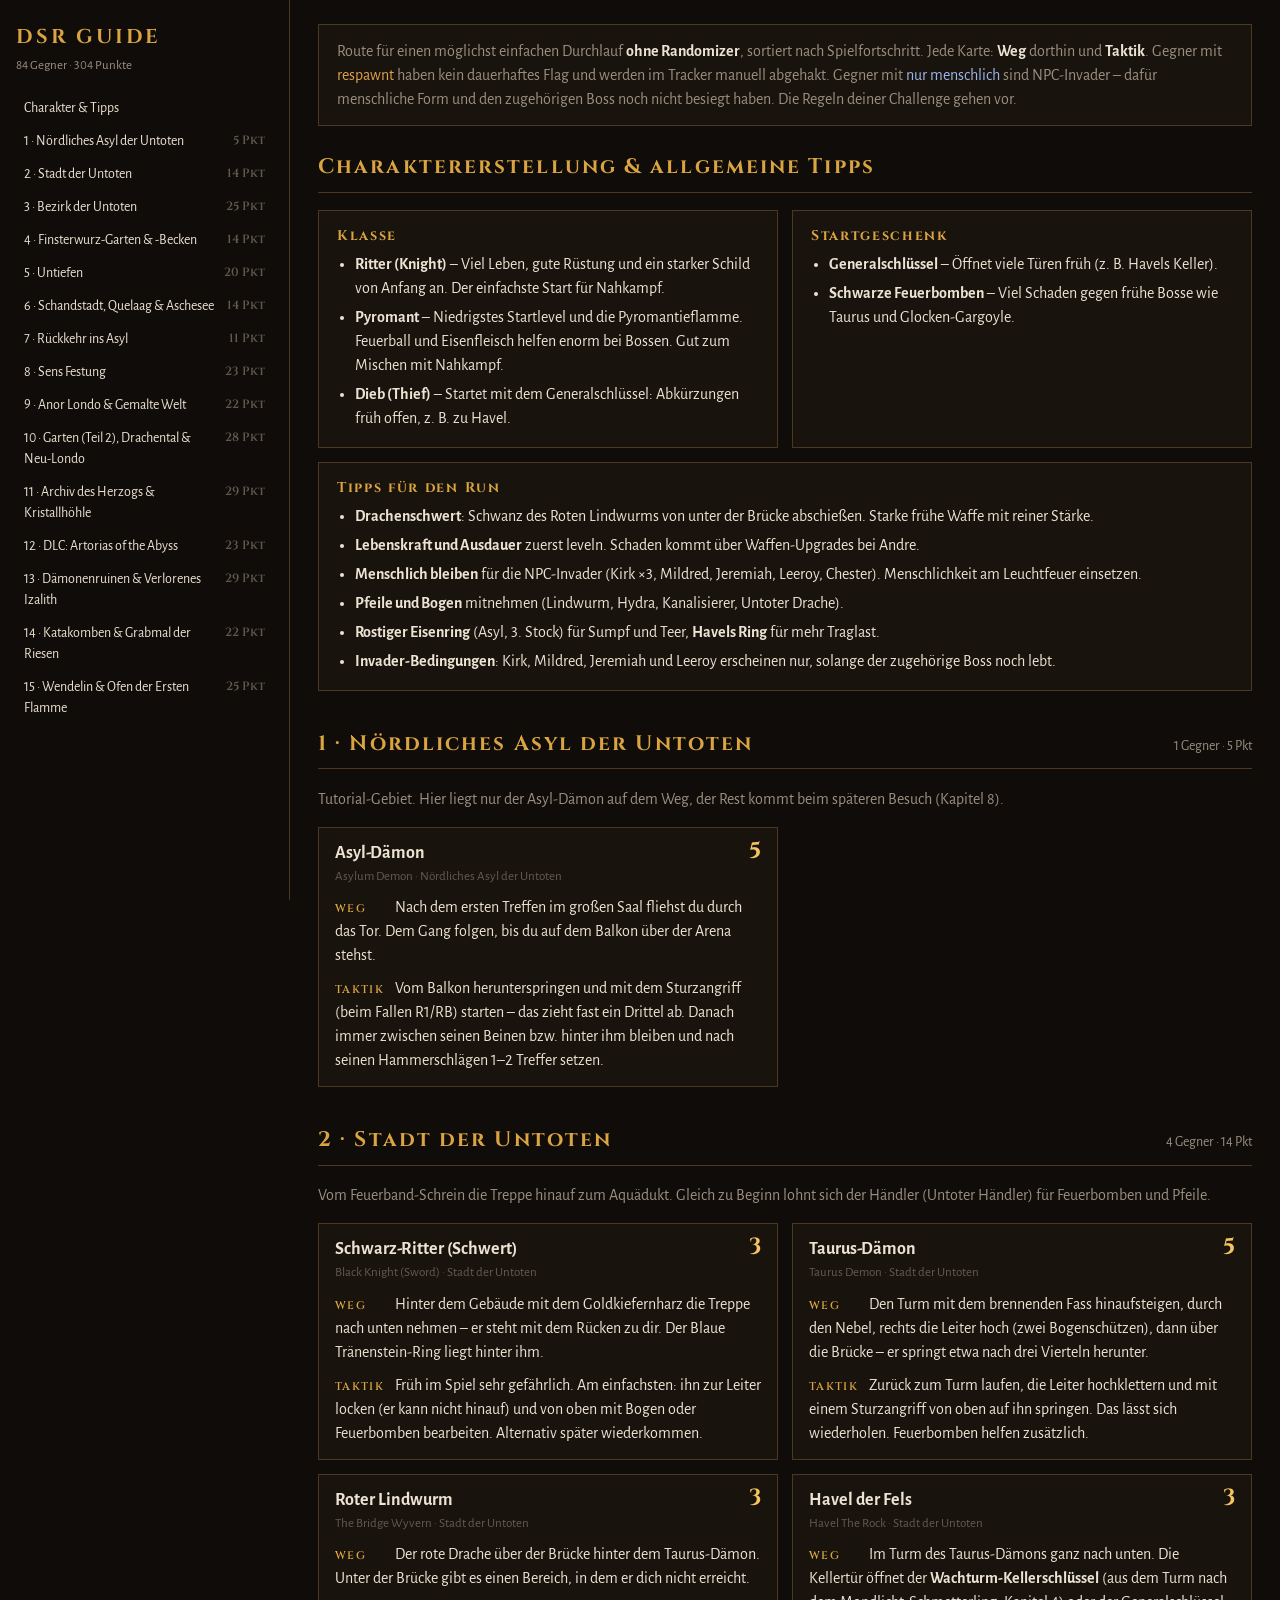
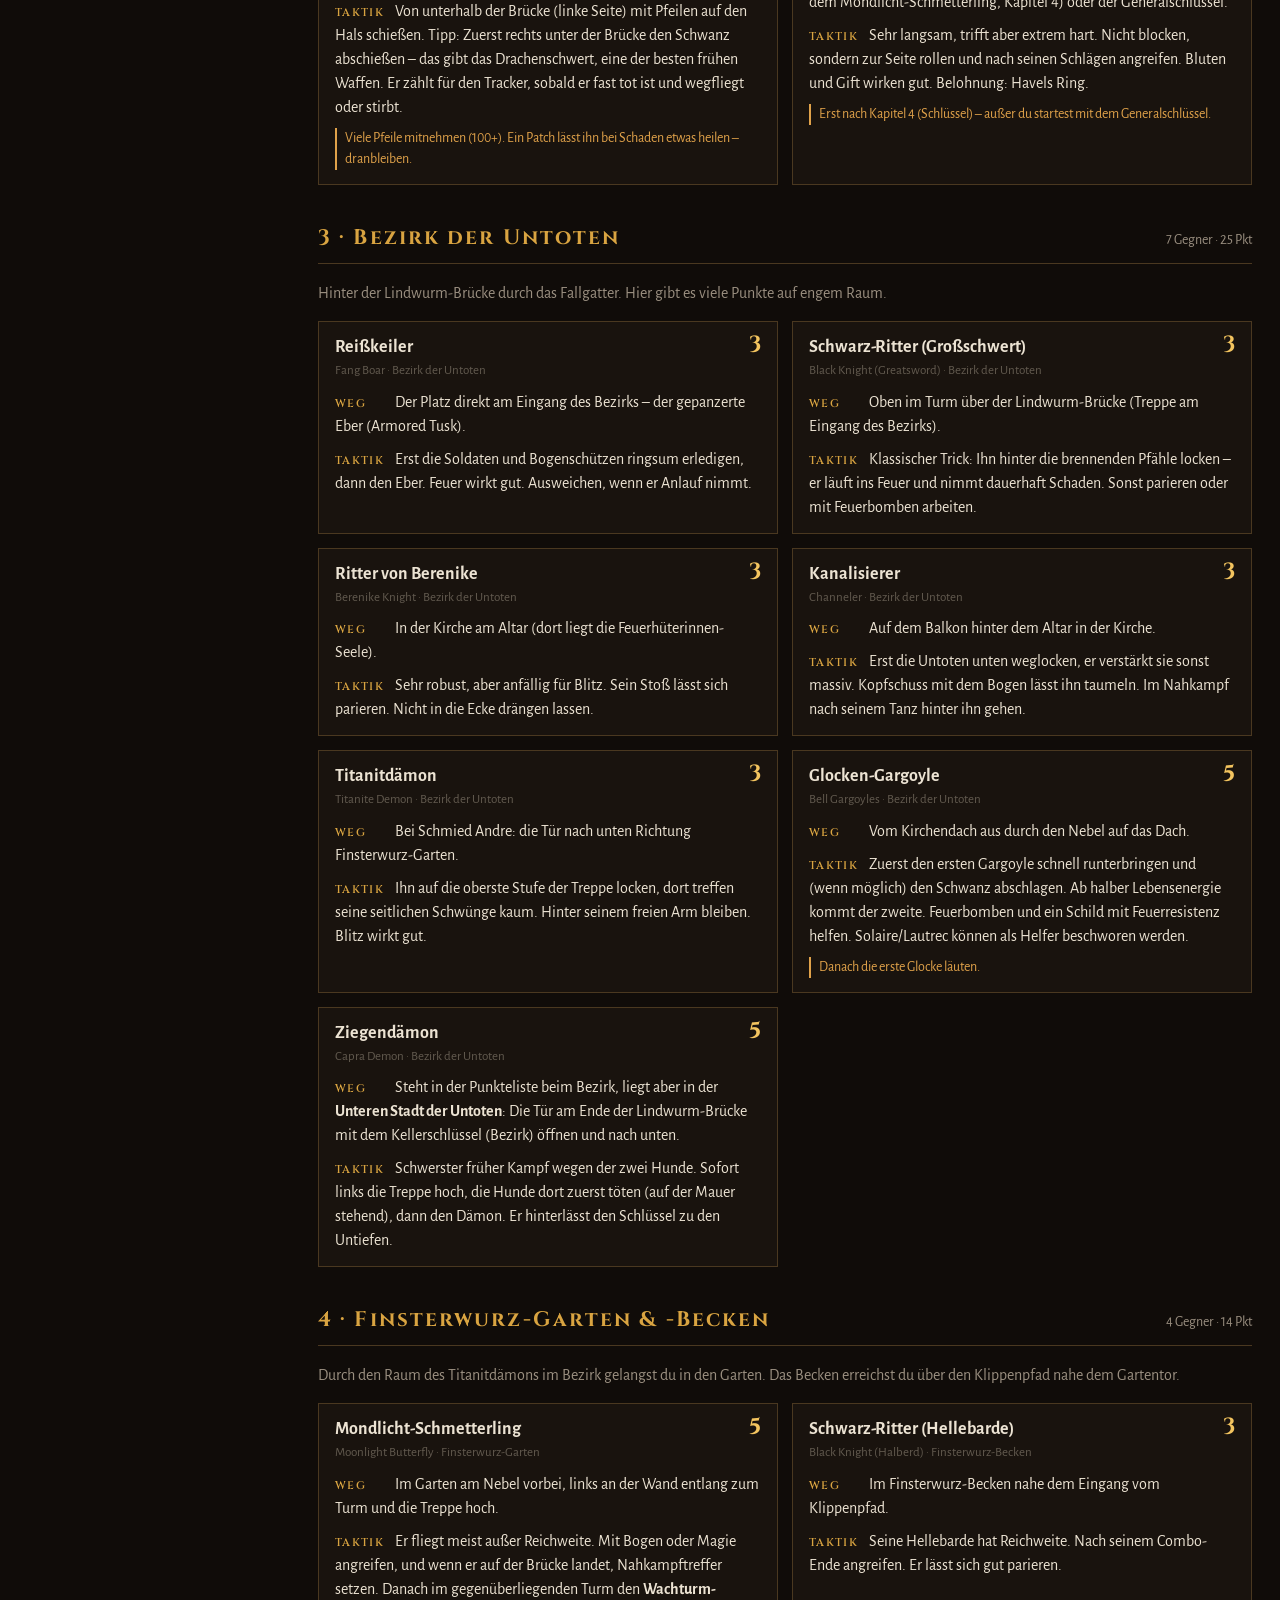
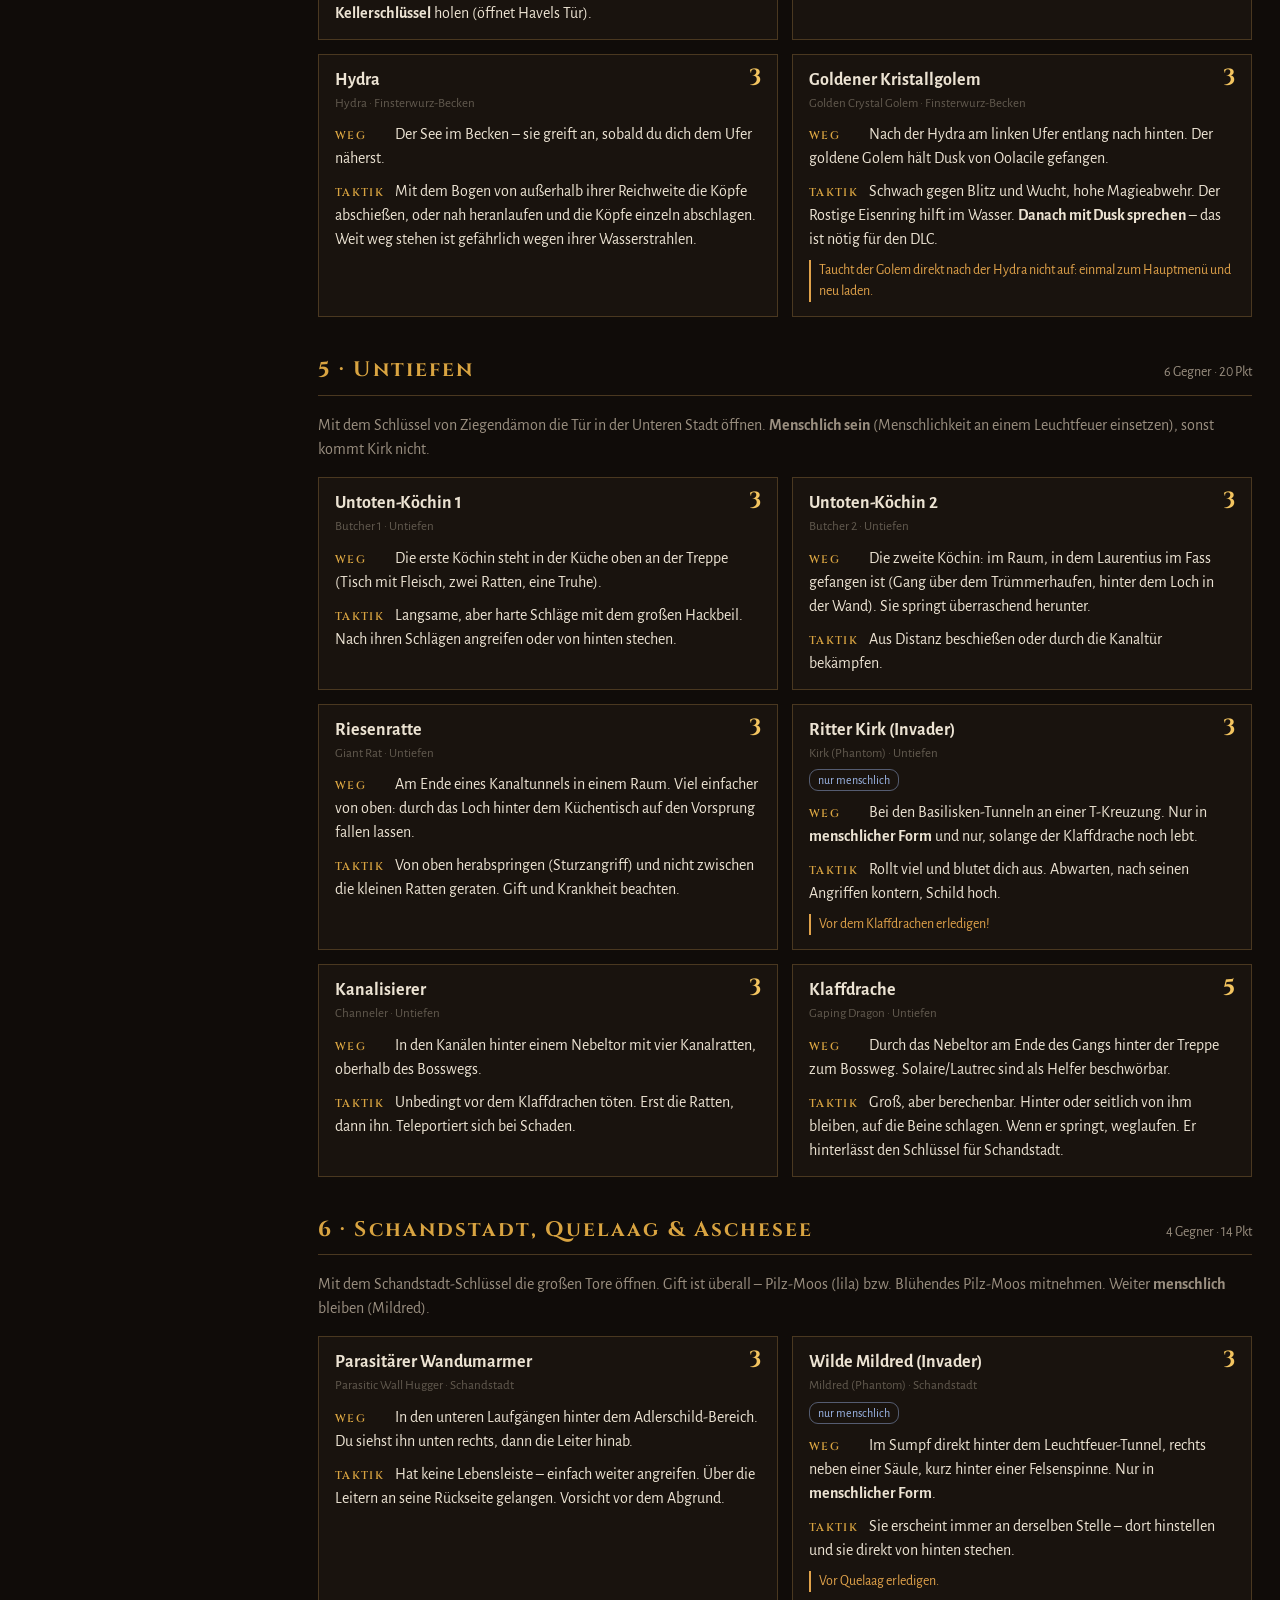
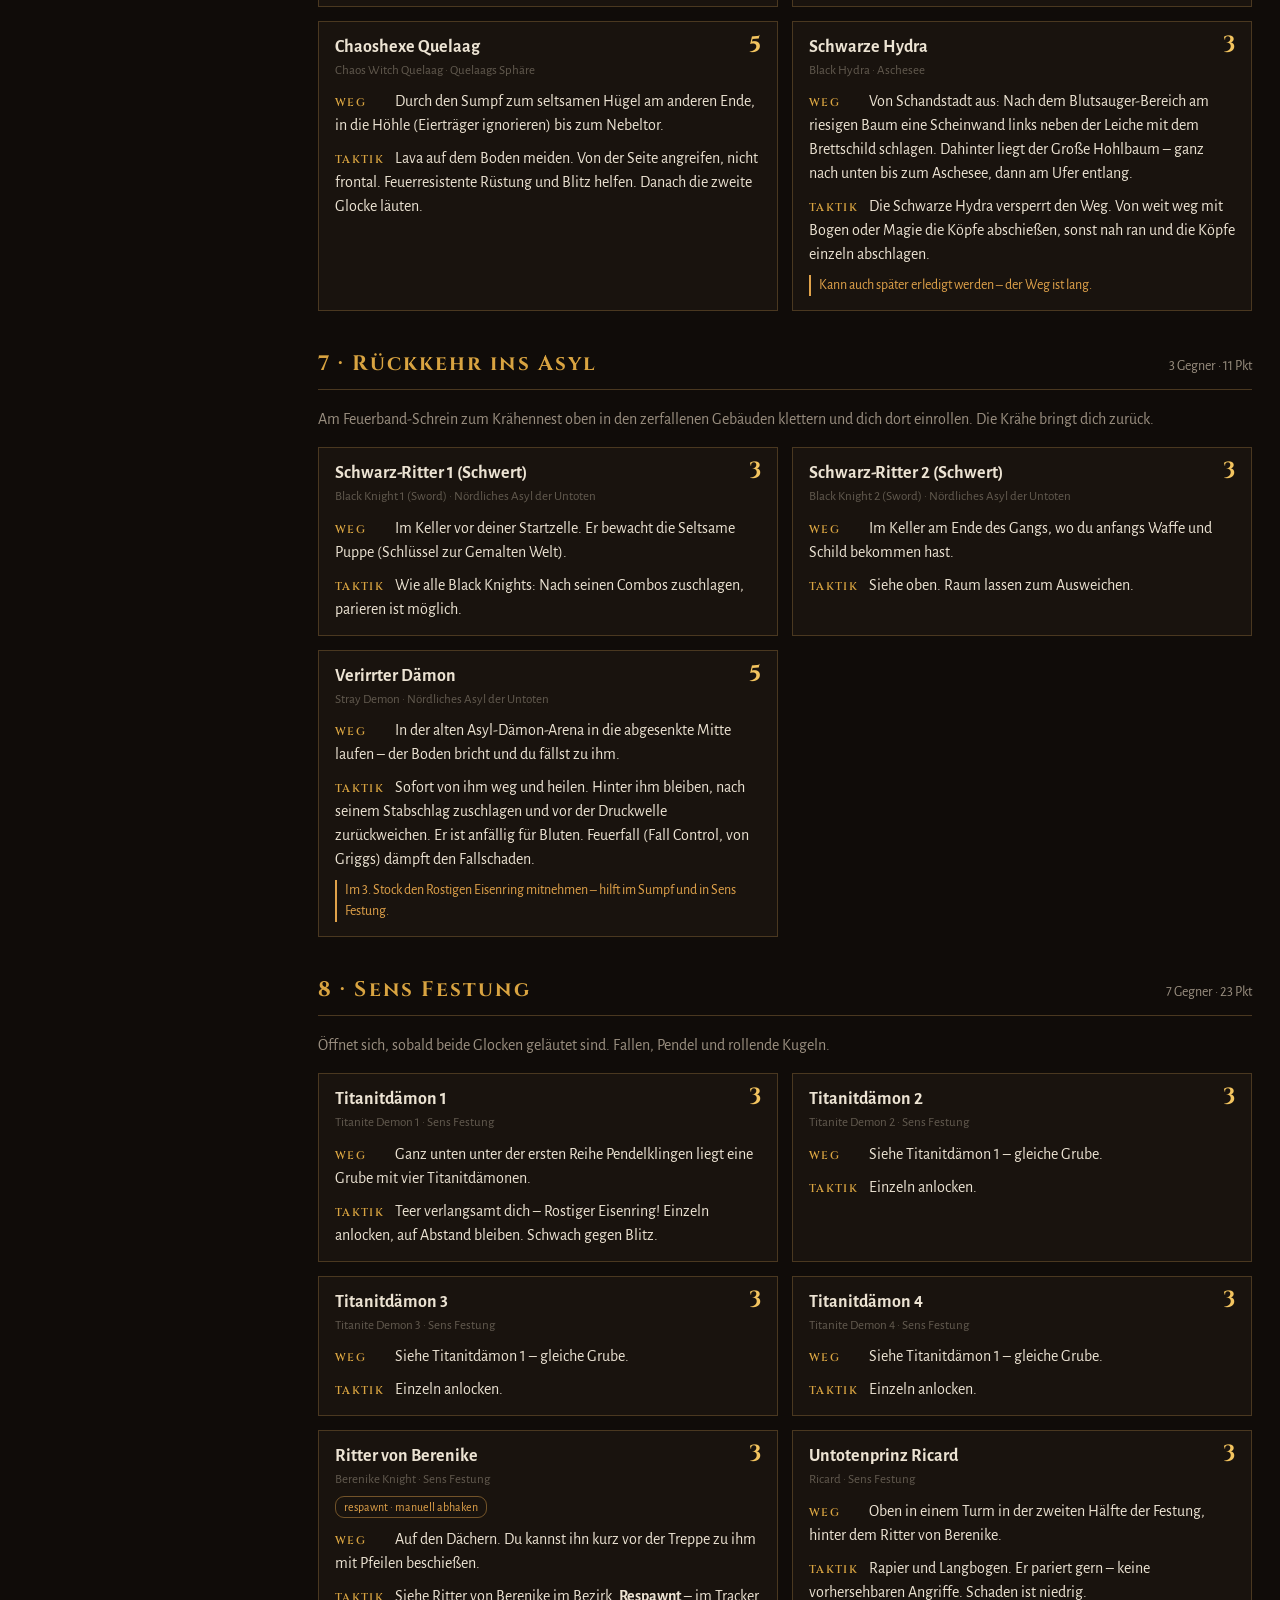
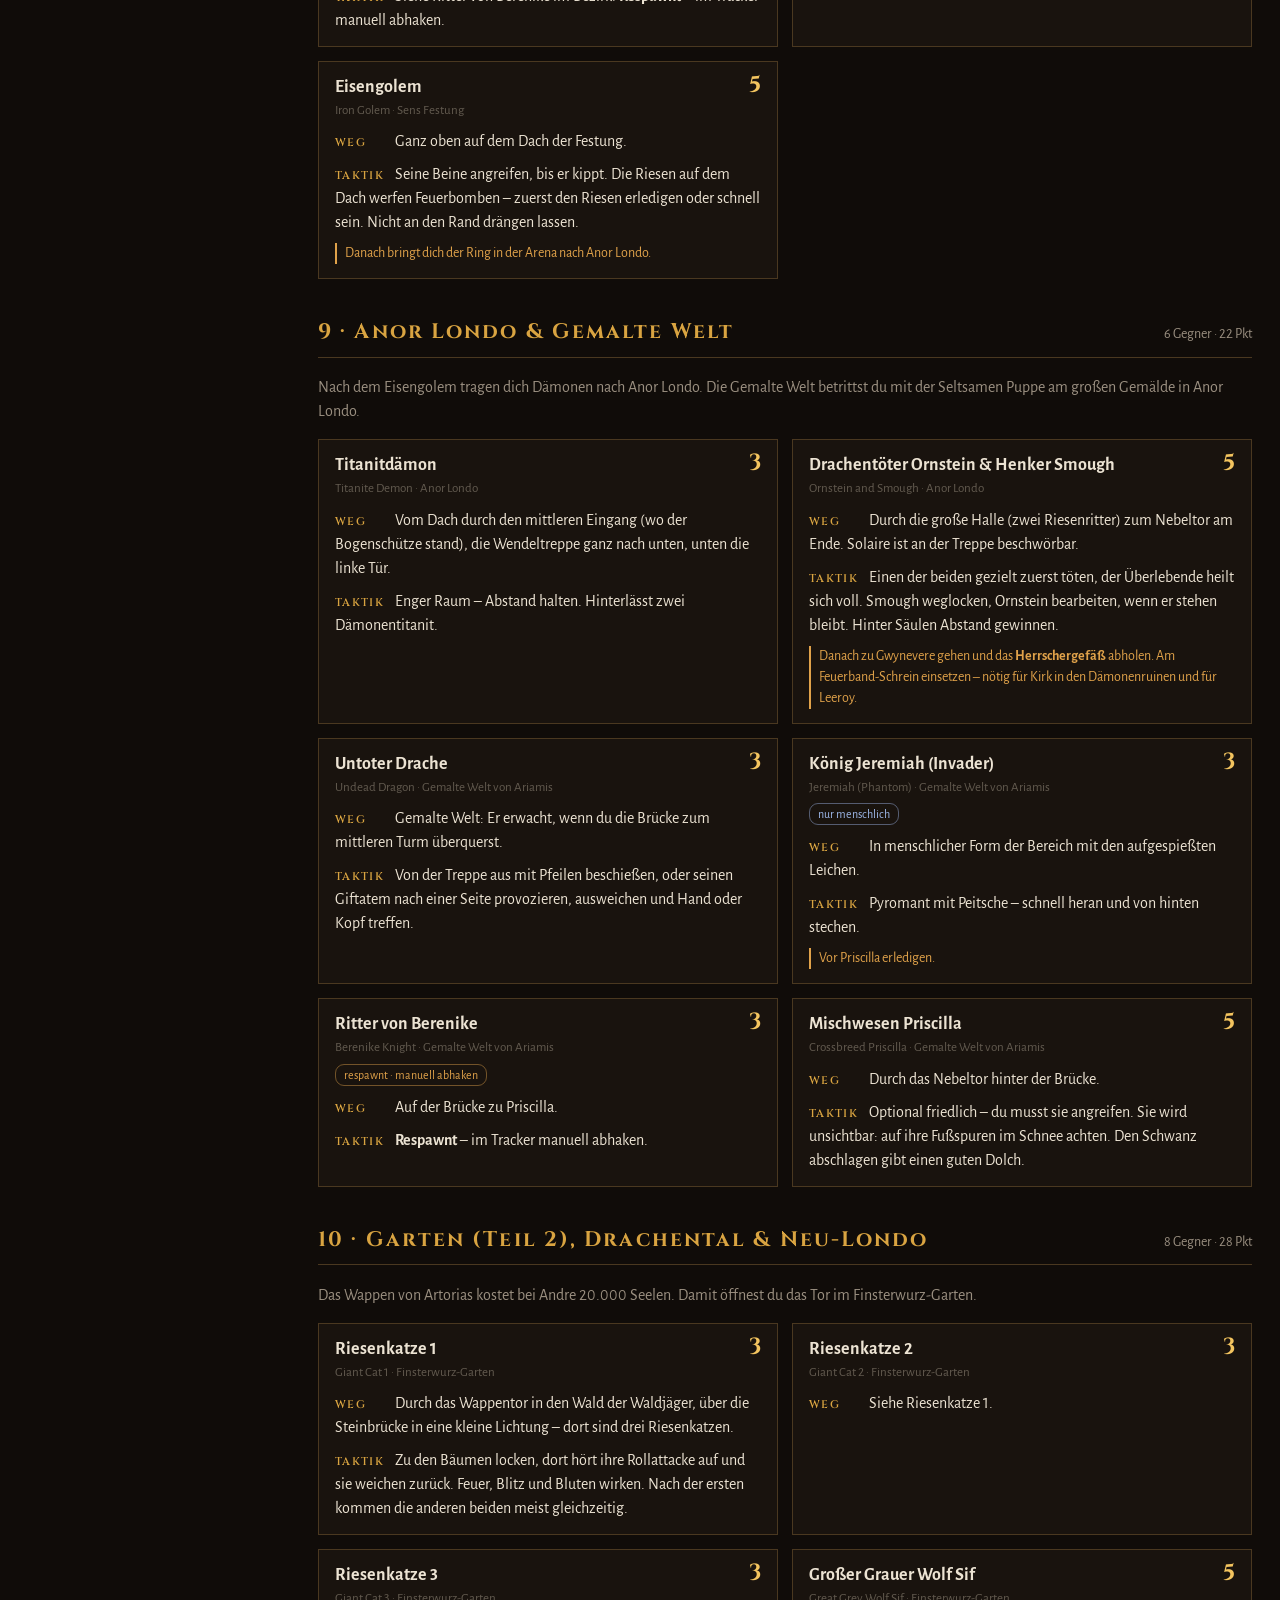
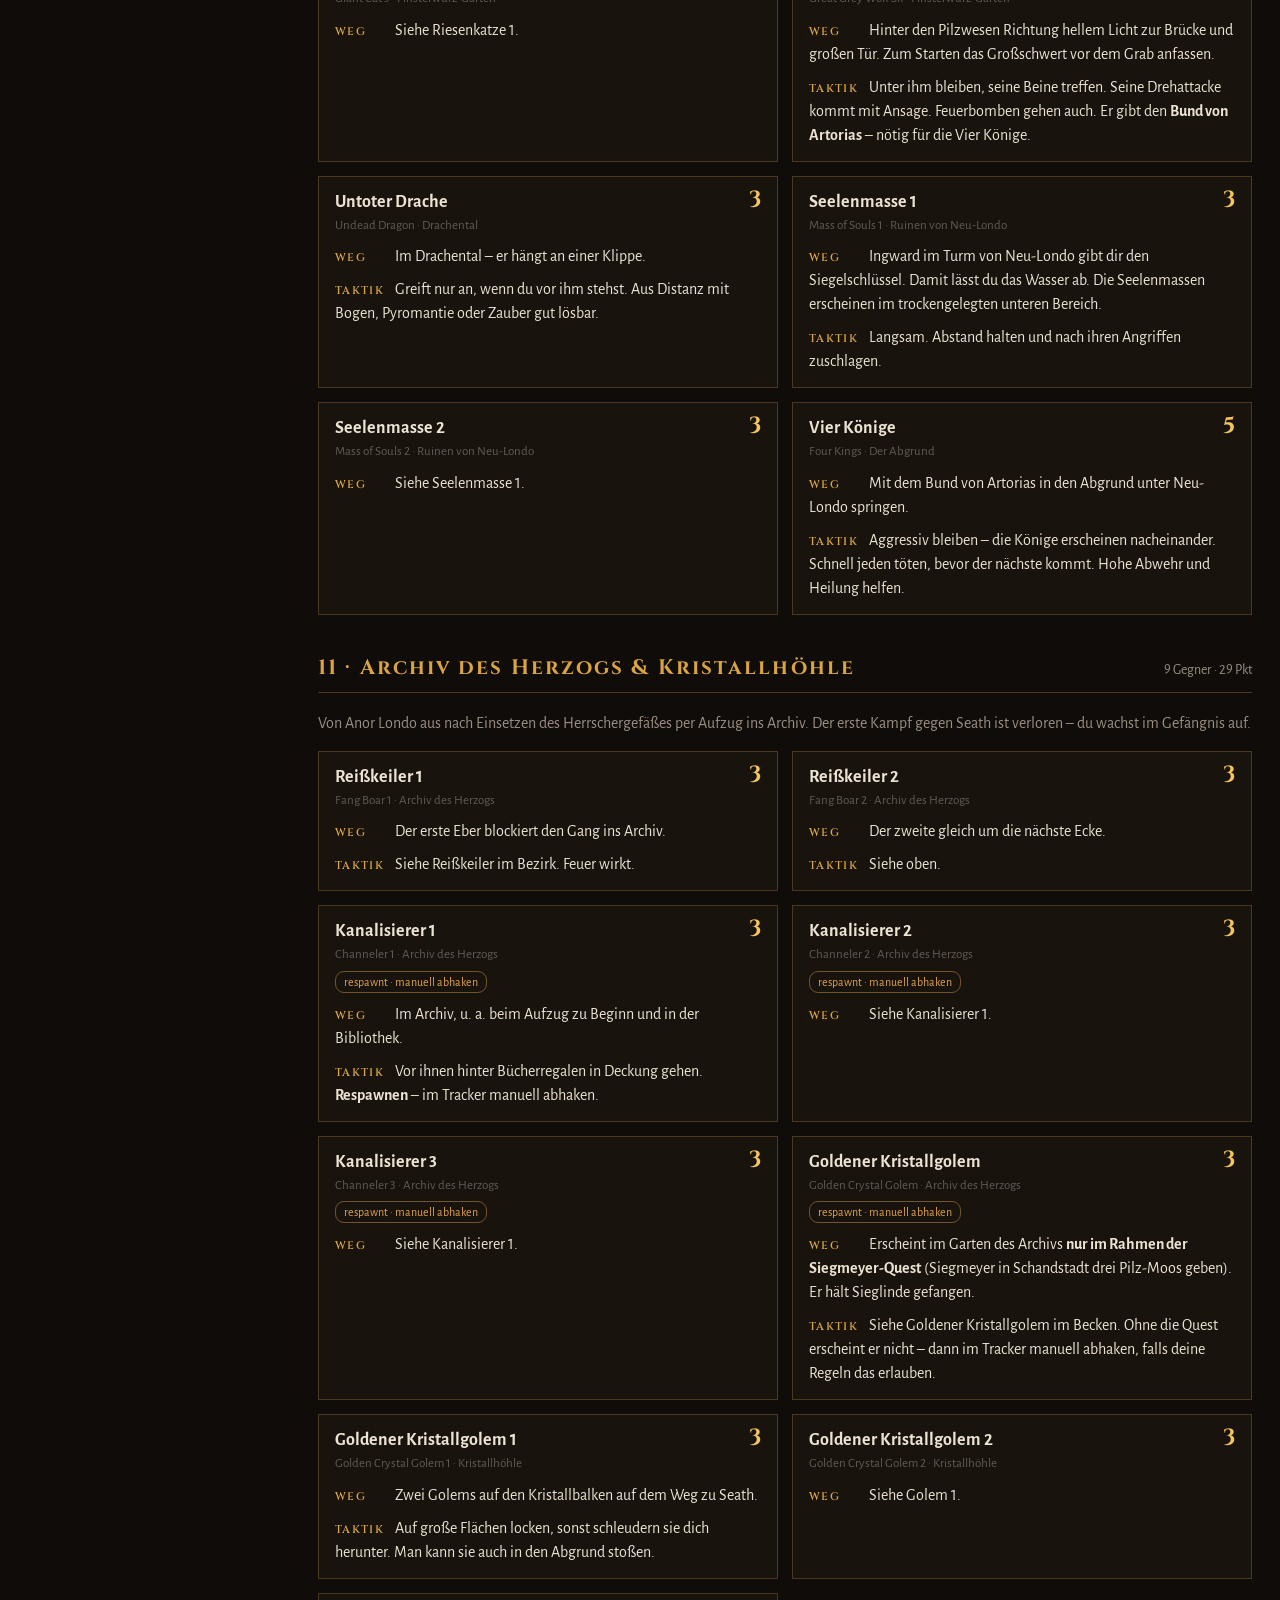
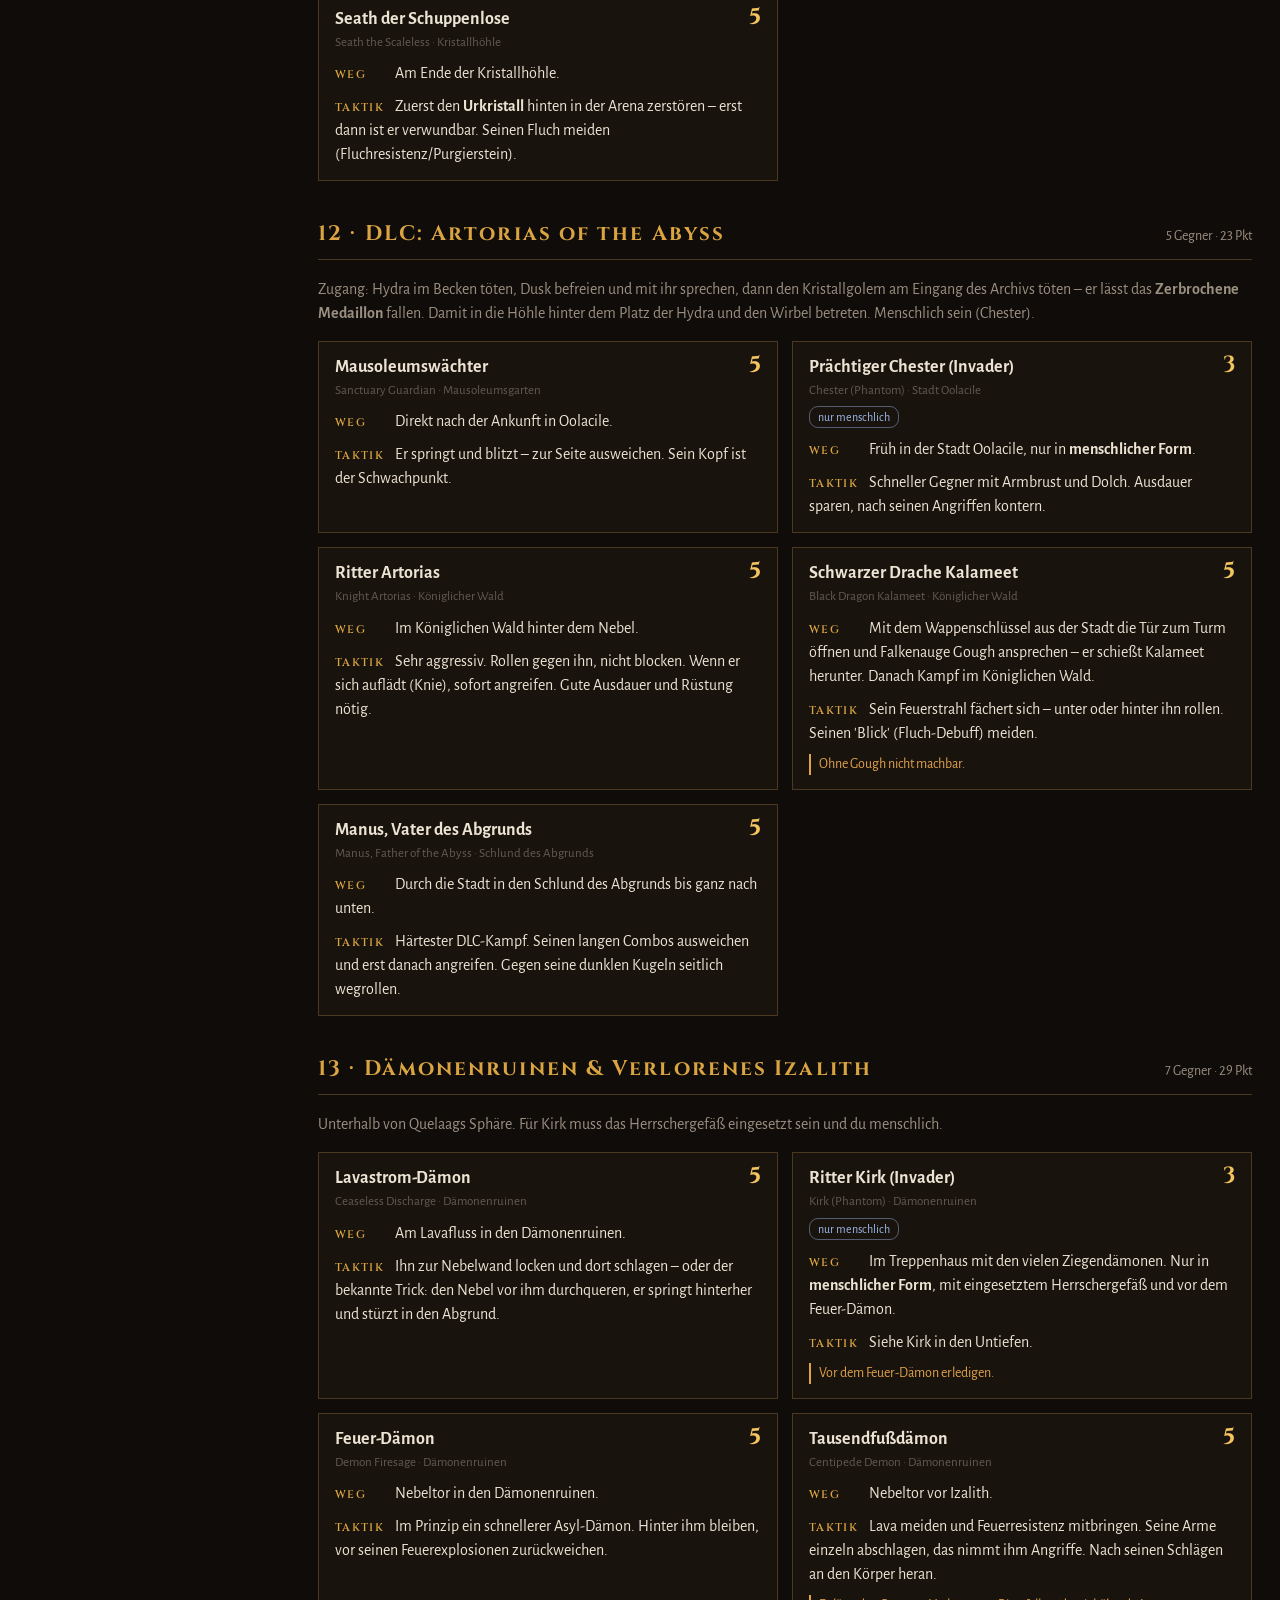
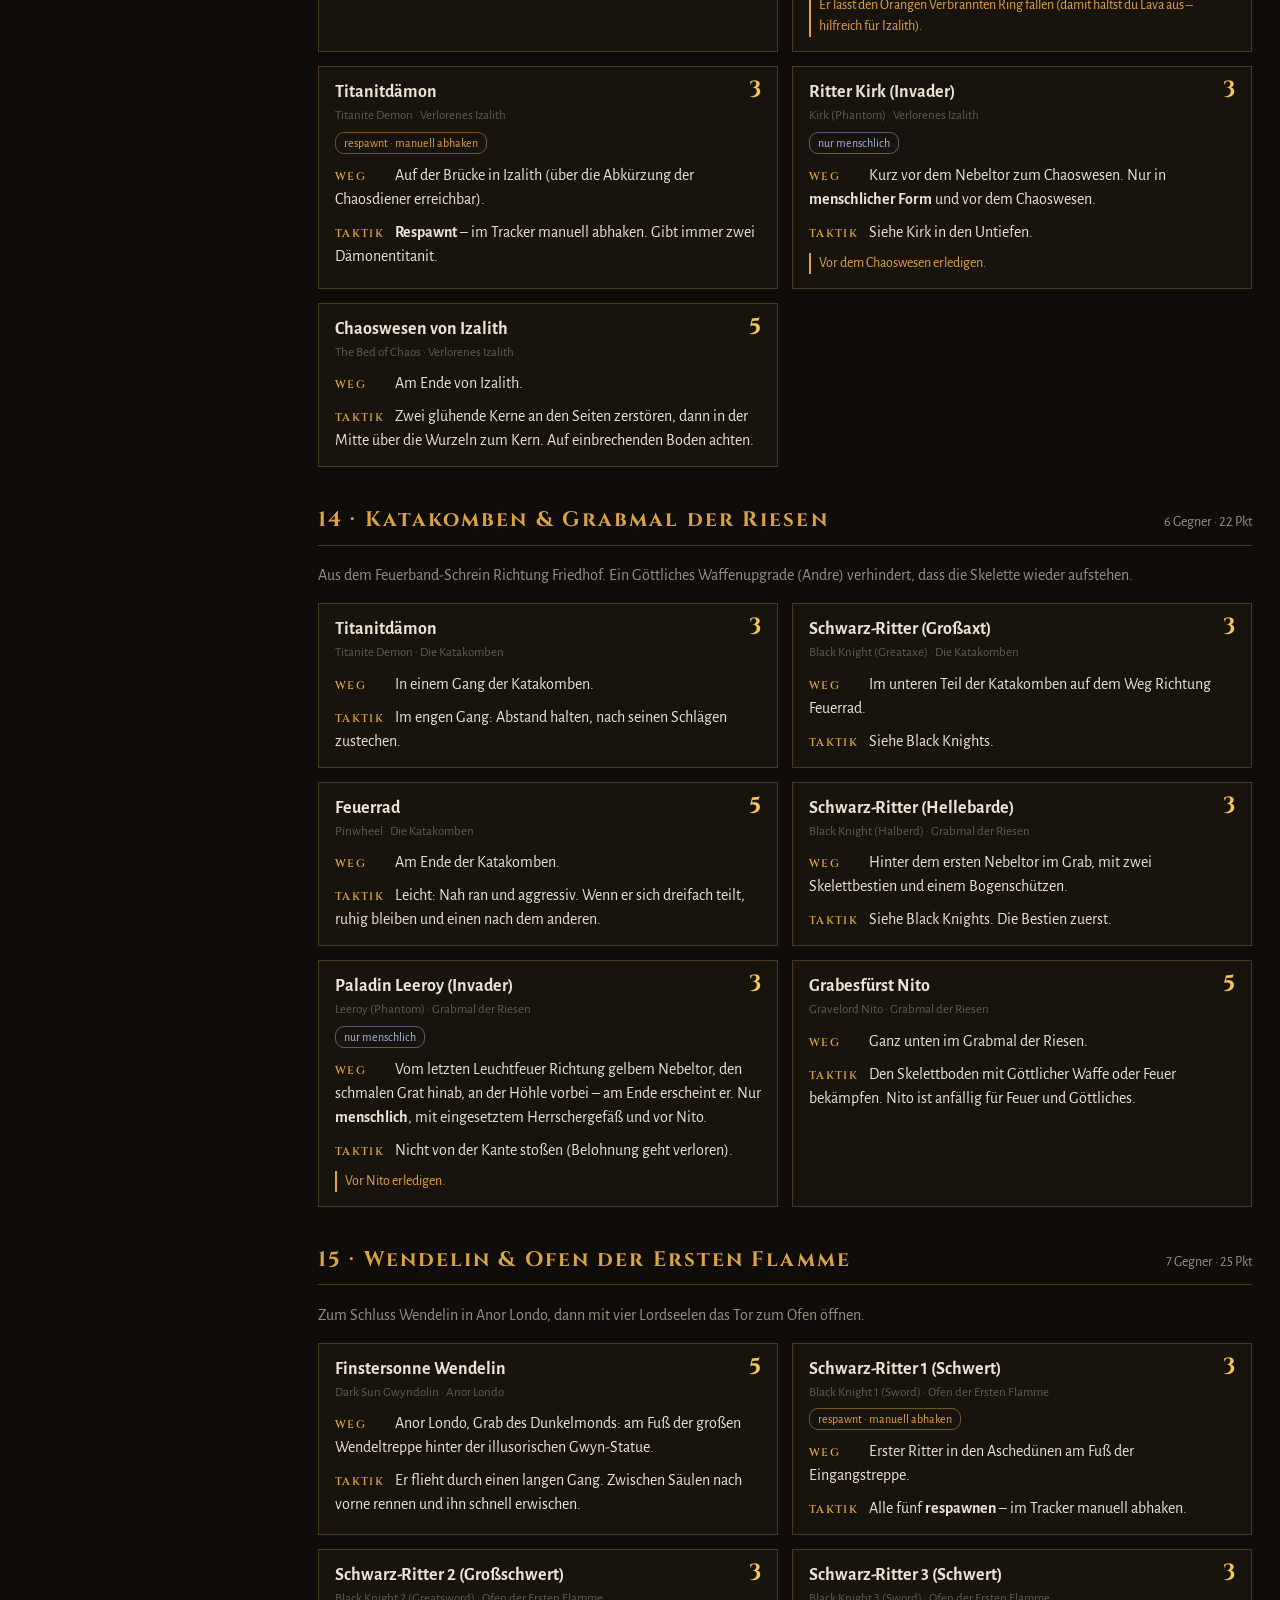
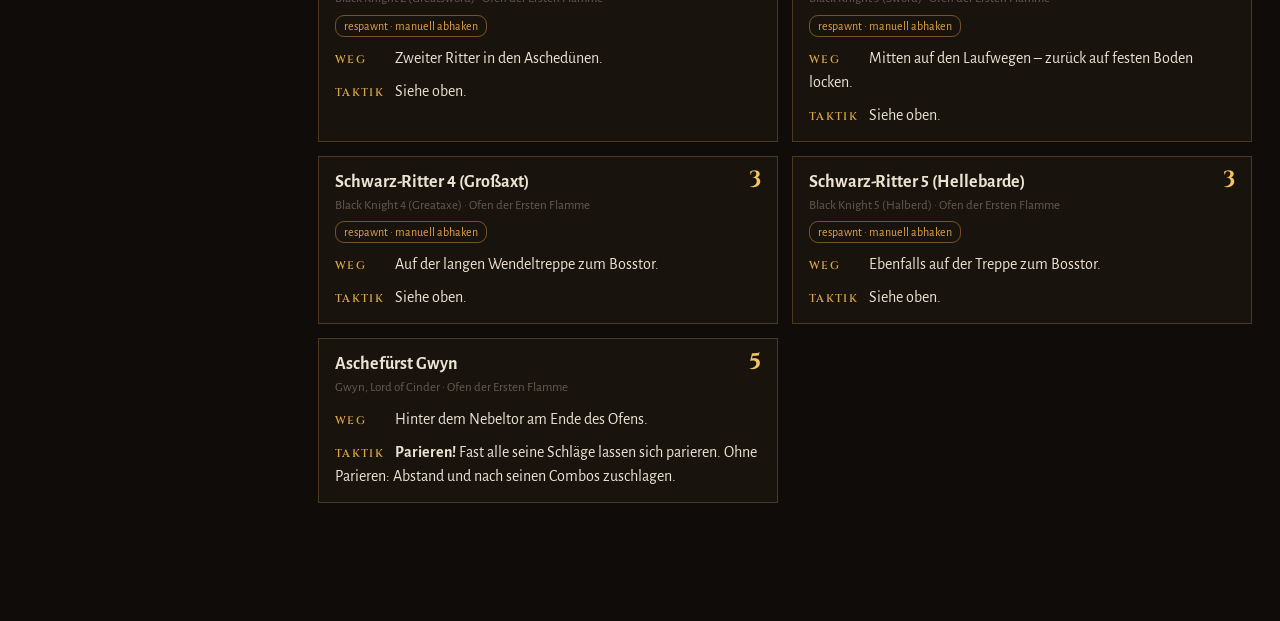
<file: guide.html>
<!doctype html>
<html lang="de">
<head>
<meta charset="utf-8">
<meta name="viewport" content="width=device-width, initial-scale=1">
<title>DSR Guide</title>
<link rel="stylesheet" href="web/fonts/fonts.css">
<style>
:root { --bg:#100c09; --panel:#19130e; --panel2:#211910; --border:#4a3820; --gold:#d9a441; --gold2:#f3c45f; --text:#ece3d3; --muted:#9a8f80; --dim:#625a4f; --warn:#e0a24a; --inv:#9db7e8; }
* { box-sizing:border-box; }
html { scroll-behavior:smooth; }
body { margin:0; background:var(--bg); color:var(--text); font-family:"Alegreya Sans","Segoe UI",sans-serif; font-size:16px; line-height:1.5; font-variant-numeric:lining-nums; font-feature-settings:"lnum" 1; }
.wrap { display:grid; grid-template-columns:290px minmax(0,1fr); max-width:1300px; margin:0 auto; }
nav { position:sticky; top:0; align-self:start; height:100vh; overflow:auto; padding:22px 16px; border-right:1px solid var(--border); }
nav h1 { font-family:Cinzel,serif; color:var(--gold); letter-spacing:.14em; font-size:20px; margin:0 0 4px; }
nav .meta { color:var(--muted); font-size:13px; margin-bottom:16px; }
nav a { display:flex; justify-content:space-between; gap:8px; color:var(--text); text-decoration:none; padding:6px 8px; border-radius:3px; font-size:14px; }
nav a:hover { background:var(--panel2); color:var(--gold2); }
nav a span { color:var(--dim); white-space:nowrap; font-family:Cinzel,serif; font-size:12px; }
main { padding:24px 28px 80px; min-width:0; }
.lead { background:var(--panel); border:1px solid var(--border); padding:14px 18px; color:var(--muted); margin-bottom:26px; }
.lead b { color:var(--text); }
.chapter { margin-bottom:38px; scroll-margin-top:16px; }
h2 { font-family:Cinzel,serif; color:var(--gold); letter-spacing:.1em; font-size:21px; border-bottom:1px solid var(--border); padding-bottom:8px; display:flex; justify-content:space-between; align-items:baseline; gap:12px; flex-wrap:wrap; }
h2 .cpts { font-family:"Alegreya Sans",sans-serif; letter-spacing:0; font-size:14px; color:var(--muted); font-weight:400; }
.intro { color:var(--muted); }
.steps { display:grid; grid-template-columns:repeat(auto-fill,minmax(360px,1fr)); gap:14px; }
.step { background:var(--panel); border:1px solid var(--border); padding:12px 16px 14px; }
.step header { display:flex; justify-content:space-between; gap:12px; align-items:flex-start; }
.step h3 { margin:0; font-size:18px; font-weight:700; }
.sub { color:var(--dim); font-size:13px; }
.pts { font-family:Cinzel,serif; font-weight:700; color:var(--gold2); font-size:22px; line-height:1; }
.step p { margin:9px 0 0; }
.lbl { display:inline-block; min-width:54px; font-family:Cinzel,serif; font-size:11px; letter-spacing:.12em; color:var(--gold); text-transform:uppercase; margin-right:6px; }
.note { color:var(--warn); font-size:14px; border-left:2px solid var(--warn); padding-left:8px; }
.tags { margin-top:6px; display:flex; gap:6px; flex-wrap:wrap; }
.tag { font-size:12px; padding:1px 8px; border:1px solid; border-radius:9px; }
.tag.man { color:var(--warn); border-color:rgba(224,162,74,.45); }
.tag.inv { color:var(--inv); border-color:rgba(157,183,232,.45); }
.charcols { display:grid; grid-template-columns:1fr 1fr; gap:14px; }
.box { background:var(--panel); border:1px solid var(--border); padding:12px 18px; margin-bottom:14px; }
.box h3 { font-family:Cinzel,serif; color:var(--gold); font-size:14px; letter-spacing:.12em; margin:2px 0 6px; }
.box ul { margin:0; padding-left:18px; } .box li { margin:5px 0; }
@media (max-width:900px) { .wrap { grid-template-columns:1fr; } nav { position:static; height:auto; border-right:none; border-bottom:1px solid var(--border); } .charcols { grid-template-columns:1fr; } .steps { grid-template-columns:1fr; } main { padding:18px 16px 60px; } }
</style>
</head>
<body>
<div class="wrap">
<nav>
  <h1>DSR GUIDE</h1>
  <div class="meta">84 Gegner · 304 Punkte</div>
  <a href="#char">Charakter & Tipps <span></span></a>
  <a href="#k1">1 · Nördliches Asyl der Untoten <span>5 Pkt</span></a><a href="#k2">2 · Stadt der Untoten <span>14 Pkt</span></a><a href="#k3">3 · Bezirk der Untoten <span>25 Pkt</span></a><a href="#k4">4 · Finsterwurz-Garten &amp; -Becken <span>14 Pkt</span></a><a href="#k5">5 · Untiefen <span>20 Pkt</span></a><a href="#k6">6 · Schandstadt, Quelaag &amp; Aschesee <span>14 Pkt</span></a><a href="#k7">7 · Rückkehr ins Asyl <span>11 Pkt</span></a><a href="#k8">8 · Sens Festung <span>23 Pkt</span></a><a href="#k9">9 · Anor Londo &amp; Gemalte Welt <span>22 Pkt</span></a><a href="#k10">10 · Garten (Teil 2), Drachental &amp; Neu-Londo <span>28 Pkt</span></a><a href="#k11">11 · Archiv des Herzogs &amp; Kristallhöhle <span>29 Pkt</span></a><a href="#k12">12 · DLC: Artorias of the Abyss <span>23 Pkt</span></a><a href="#k13">13 · Dämonenruinen &amp; Verlorenes Izalith <span>29 Pkt</span></a><a href="#k14">14 · Katakomben &amp; Grabmal der Riesen <span>22 Pkt</span></a><a href="#k15">15 · Wendelin &amp; Ofen der Ersten Flamme <span>25 Pkt</span></a>
</nav>
<main>
  <div class="lead">Route für einen möglichst einfachen Durchlauf <b>ohne Randomizer</b>, sortiert nach Spielfortschritt. Jede Karte: <b>Weg</b> dorthin und <b>Taktik</b>. Gegner mit <span style="color:var(--warn)">respawnt</span> haben kein dauerhaftes Flag und werden im Tracker manuell abgehakt. Gegner mit <span style="color:var(--inv)">nur menschlich</span> sind NPC-Invader – dafür menschliche Form und den zugehörigen Boss noch nicht besiegt haben. Die Regeln deiner Challenge gehen vor.</div>
  <section class="chapter" id="char">
  <h2>Charaktererstellung & allgemeine Tipps</h2>
  <div class="charcols">
    <div class="box"><h3>Klasse</h3><ul><li><b>Ritter (Knight)</b> – Viel Leben, gute Rüstung und ein starker Schild von Anfang an. Der einfachste Start für Nahkampf.</li><li><b>Pyromant</b> – Niedrigstes Startlevel und die Pyromantieflamme. Feuerball und Eisenfleisch helfen enorm bei Bossen. Gut zum Mischen mit Nahkampf.</li><li><b>Dieb (Thief)</b> – Startet mit dem Generalschlüssel: Abkürzungen früh offen, z. B. zu Havel.</li></ul></div>
    <div class="box"><h3>Startgeschenk</h3><ul><li><b>Generalschlüssel</b> – Öffnet viele Türen früh (z. B. Havels Keller).</li><li><b>Schwarze Feuerbomben</b> – Viel Schaden gegen frühe Bosse wie Taurus und Glocken-Gargoyle.</li></ul></div>
  </div>
  <div class="box"><h3>Tipps für den Run</h3><ul><li><b>Drachenschwert</b>: Schwanz des Roten Lindwurms von unter der Brücke abschießen. Starke frühe Waffe mit reiner Stärke.</li><li><b>Lebenskraft und Ausdauer</b> zuerst leveln. Schaden kommt über Waffen-Upgrades bei Andre.</li><li><b>Menschlich bleiben</b> für die NPC-Invader (Kirk ×3, Mildred, Jeremiah, Leeroy, Chester). Menschlichkeit am Leuchtfeuer einsetzen.</li><li><b>Pfeile und Bogen</b> mitnehmen (Lindwurm, Hydra, Kanalisierer, Untoter Drache).</li><li><b>Rostiger Eisenring</b> (Asyl, 3. Stock) für Sumpf und Teer, <b>Havels Ring</b> für mehr Traglast.</li><li><b>Invader-Bedingungen</b>: Kirk, Mildred, Jeremiah und Leeroy erscheinen nur, solange der zugehörige Boss noch lebt.</li></ul></div>
</section>
  <section class="chapter" id="k1">
  <h2>1 · Nördliches Asyl der Untoten <span class="cpts">1 Gegner · 5 Pkt</span></h2>
  <p class="intro">Tutorial-Gebiet. Hier liegt nur der Asyl-Dämon auf dem Weg, der Rest kommt beim späteren Besuch (Kapitel 8).</p>
  <div class="steps"><article class="step">
  <header><div><h3>Asyl-Dämon</h3><div class="sub">Asylum Demon · Nördliches Asyl der Untoten</div></div><div class="pts">5</div></header>
  
  <p><span class="lbl">Weg</span>Nach dem ersten Treffen im großen Saal fliehst du durch das Tor. Dem Gang folgen, bis du auf dem Balkon über der Arena stehst.</p>
  <p><span class="lbl">Taktik</span>Vom Balkon herunterspringen und mit dem Sturzangriff (beim Fallen R1/RB) starten – das zieht fast ein Drittel ab. Danach immer zwischen seinen Beinen bzw. hinter ihm bleiben und nach seinen Hammerschlägen 1–2 Treffer setzen.</p>
  
</article></div>
</section><section class="chapter" id="k2">
  <h2>2 · Stadt der Untoten <span class="cpts">4 Gegner · 14 Pkt</span></h2>
  <p class="intro">Vom Feuerband-Schrein die Treppe hinauf zum Aquädukt. Gleich zu Beginn lohnt sich der Händler (Untoter Händler) für Feuerbomben und Pfeile.</p>
  <div class="steps"><article class="step">
  <header><div><h3>Schwarz-Ritter (Schwert)</h3><div class="sub">Black Knight (Sword) · Stadt der Untoten</div></div><div class="pts">3</div></header>
  
  <p><span class="lbl">Weg</span>Hinter dem Gebäude mit dem Goldkiefernharz die Treppe nach unten nehmen – er steht mit dem Rücken zu dir. Der Blaue Tränenstein-Ring liegt hinter ihm.</p>
  <p><span class="lbl">Taktik</span>Früh im Spiel sehr gefährlich. Am einfachsten: ihn zur Leiter locken (er kann nicht hinauf) und von oben mit Bogen oder Feuerbomben bearbeiten. Alternativ später wiederkommen.</p>
  
</article><article class="step">
  <header><div><h3>Taurus-Dämon</h3><div class="sub">Taurus Demon · Stadt der Untoten</div></div><div class="pts">5</div></header>
  
  <p><span class="lbl">Weg</span>Den Turm mit dem brennenden Fass hinaufsteigen, durch den Nebel, rechts die Leiter hoch (zwei Bogenschützen), dann über die Brücke – er springt etwa nach drei Vierteln herunter.</p>
  <p><span class="lbl">Taktik</span>Zurück zum Turm laufen, die Leiter hochklettern und mit einem Sturzangriff von oben auf ihn springen. Das lässt sich wiederholen. Feuerbomben helfen zusätzlich.</p>
  
</article><article class="step">
  <header><div><h3>Roter Lindwurm</h3><div class="sub">The Bridge Wyvern · Stadt der Untoten</div></div><div class="pts">3</div></header>
  
  <p><span class="lbl">Weg</span>Der rote Drache über der Brücke hinter dem Taurus-Dämon. Unter der Brücke gibt es einen Bereich, in dem er dich nicht erreicht.</p>
  <p><span class="lbl">Taktik</span>Von unterhalb der Brücke (linke Seite) mit Pfeilen auf den Hals schießen. Tipp: Zuerst rechts unter der Brücke den Schwanz abschießen – das gibt das Drachenschwert, eine der besten frühen Waffen. Er zählt für den Tracker, sobald er fast tot ist und wegfliegt oder stirbt.</p>
  <p class="note">Viele Pfeile mitnehmen (100+). Ein Patch lässt ihn bei Schaden etwas heilen – dranbleiben.</p>
</article><article class="step">
  <header><div><h3>Havel der Fels</h3><div class="sub">Havel The Rock · Stadt der Untoten</div></div><div class="pts">3</div></header>
  
  <p><span class="lbl">Weg</span>Im Turm des Taurus-Dämons ganz nach unten. Die Kellertür öffnet der <b>Wachturm-Kellerschlüssel</b> (aus dem Turm nach dem Mondlicht-Schmetterling, Kapitel 4) oder der Generalschlüssel.</p>
  <p><span class="lbl">Taktik</span>Sehr langsam, trifft aber extrem hart. Nicht blocken, sondern zur Seite rollen und nach seinen Schlägen angreifen. Bluten und Gift wirken gut. Belohnung: Havels Ring.</p>
  <p class="note">Erst nach Kapitel 4 (Schlüssel) – außer du startest mit dem Generalschlüssel.</p>
</article></div>
</section><section class="chapter" id="k3">
  <h2>3 · Bezirk der Untoten <span class="cpts">7 Gegner · 25 Pkt</span></h2>
  <p class="intro">Hinter der Lindwurm-Brücke durch das Fallgatter. Hier gibt es viele Punkte auf engem Raum.</p>
  <div class="steps"><article class="step">
  <header><div><h3>Reißkeiler</h3><div class="sub">Fang Boar · Bezirk der Untoten</div></div><div class="pts">3</div></header>
  
  <p><span class="lbl">Weg</span>Der Platz direkt am Eingang des Bezirks – der gepanzerte Eber (Armored Tusk).</p>
  <p><span class="lbl">Taktik</span>Erst die Soldaten und Bogenschützen ringsum erledigen, dann den Eber. Feuer wirkt gut. Ausweichen, wenn er Anlauf nimmt.</p>
  
</article><article class="step">
  <header><div><h3>Schwarz-Ritter (Großschwert)</h3><div class="sub">Black Knight (Greatsword) · Bezirk der Untoten</div></div><div class="pts">3</div></header>
  
  <p><span class="lbl">Weg</span>Oben im Turm über der Lindwurm-Brücke (Treppe am Eingang des Bezirks).</p>
  <p><span class="lbl">Taktik</span>Klassischer Trick: Ihn hinter die brennenden Pfähle locken – er läuft ins Feuer und nimmt dauerhaft Schaden. Sonst parieren oder mit Feuerbomben arbeiten.</p>
  
</article><article class="step">
  <header><div><h3>Ritter von Berenike</h3><div class="sub">Berenike Knight · Bezirk der Untoten</div></div><div class="pts">3</div></header>
  
  <p><span class="lbl">Weg</span>In der Kirche am Altar (dort liegt die Feuerhüterinnen-Seele).</p>
  <p><span class="lbl">Taktik</span>Sehr robust, aber anfällig für Blitz. Sein Stoß lässt sich parieren. Nicht in die Ecke drängen lassen.</p>
  
</article><article class="step">
  <header><div><h3>Kanalisierer</h3><div class="sub">Channeler · Bezirk der Untoten</div></div><div class="pts">3</div></header>
  
  <p><span class="lbl">Weg</span>Auf dem Balkon hinter dem Altar in der Kirche.</p>
  <p><span class="lbl">Taktik</span>Erst die Untoten unten weglocken, er verstärkt sie sonst massiv. Kopfschuss mit dem Bogen lässt ihn taumeln. Im Nahkampf nach seinem Tanz hinter ihn gehen.</p>
  
</article><article class="step">
  <header><div><h3>Titanitdämon</h3><div class="sub">Titanite Demon · Bezirk der Untoten</div></div><div class="pts">3</div></header>
  
  <p><span class="lbl">Weg</span>Bei Schmied Andre: die Tür nach unten Richtung Finsterwurz-Garten.</p>
  <p><span class="lbl">Taktik</span>Ihn auf die oberste Stufe der Treppe locken, dort treffen seine seitlichen Schwünge kaum. Hinter seinem freien Arm bleiben. Blitz wirkt gut.</p>
  
</article><article class="step">
  <header><div><h3>Glocken-Gargoyle</h3><div class="sub">Bell Gargoyles · Bezirk der Untoten</div></div><div class="pts">5</div></header>
  
  <p><span class="lbl">Weg</span>Vom Kirchendach aus durch den Nebel auf das Dach.</p>
  <p><span class="lbl">Taktik</span>Zuerst den ersten Gargoyle schnell runterbringen und (wenn möglich) den Schwanz abschlagen. Ab halber Lebensenergie kommt der zweite. Feuerbomben und ein Schild mit Feuerresistenz helfen. Solaire/Lautrec können als Helfer beschworen werden.</p>
  <p class="note">Danach die erste Glocke läuten.</p>
</article><article class="step">
  <header><div><h3>Ziegendämon</h3><div class="sub">Capra Demon · Bezirk der Untoten</div></div><div class="pts">5</div></header>
  
  <p><span class="lbl">Weg</span>Steht in der Punkteliste beim Bezirk, liegt aber in der <b>Unteren Stadt der Untoten</b>: Die Tür am Ende der Lindwurm-Brücke mit dem Kellerschlüssel (Bezirk) öffnen und nach unten.</p>
  <p><span class="lbl">Taktik</span>Schwerster früher Kampf wegen der zwei Hunde. Sofort links die Treppe hoch, die Hunde dort zuerst töten (auf der Mauer stehend), dann den Dämon. Er hinterlässt den Schlüssel zu den Untiefen.</p>
  
</article></div>
</section><section class="chapter" id="k4">
  <h2>4 · Finsterwurz-Garten &amp; -Becken <span class="cpts">4 Gegner · 14 Pkt</span></h2>
  <p class="intro">Durch den Raum des Titanitdämons im Bezirk gelangst du in den Garten. Das Becken erreichst du über den Klippenpfad nahe dem Gartentor.</p>
  <div class="steps"><article class="step">
  <header><div><h3>Mondlicht-Schmetterling</h3><div class="sub">Moonlight Butterfly · Finsterwurz-Garten</div></div><div class="pts">5</div></header>
  
  <p><span class="lbl">Weg</span>Im Garten am Nebel vorbei, links an der Wand entlang zum Turm und die Treppe hoch.</p>
  <p><span class="lbl">Taktik</span>Er fliegt meist außer Reichweite. Mit Bogen oder Magie angreifen, und wenn er auf der Brücke landet, Nahkampftreffer setzen. Danach im gegenüberliegenden Turm den <b>Wachturm-Kellerschlüssel</b> holen (öffnet Havels Tür).</p>
  
</article><article class="step">
  <header><div><h3>Schwarz-Ritter (Hellebarde)</h3><div class="sub">Black Knight (Halberd) · Finsterwurz-Becken</div></div><div class="pts">3</div></header>
  
  <p><span class="lbl">Weg</span>Im Finsterwurz-Becken nahe dem Eingang vom Klippenpfad.</p>
  <p><span class="lbl">Taktik</span>Seine Hellebarde hat Reichweite. Nach seinem Combo-Ende angreifen. Er lässt sich gut parieren.</p>
  
</article><article class="step">
  <header><div><h3>Hydra</h3><div class="sub">Hydra · Finsterwurz-Becken</div></div><div class="pts">3</div></header>
  
  <p><span class="lbl">Weg</span>Der See im Becken – sie greift an, sobald du dich dem Ufer näherst.</p>
  <p><span class="lbl">Taktik</span>Mit dem Bogen von außerhalb ihrer Reichweite die Köpfe abschießen, oder nah heranlaufen und die Köpfe einzeln abschlagen. Weit weg stehen ist gefährlich wegen ihrer Wasserstrahlen.</p>
  
</article><article class="step">
  <header><div><h3>Goldener Kristallgolem</h3><div class="sub">Golden Crystal Golem · Finsterwurz-Becken</div></div><div class="pts">3</div></header>
  
  <p><span class="lbl">Weg</span>Nach der Hydra am linken Ufer entlang nach hinten. Der goldene Golem hält Dusk von Oolacile gefangen.</p>
  <p><span class="lbl">Taktik</span>Schwach gegen Blitz und Wucht, hohe Magieabwehr. Der Rostige Eisenring hilft im Wasser. <b>Danach mit Dusk sprechen</b> – das ist nötig für den DLC.</p>
  <p class="note">Taucht der Golem direkt nach der Hydra nicht auf: einmal zum Hauptmenü und neu laden.</p>
</article></div>
</section><section class="chapter" id="k5">
  <h2>5 · Untiefen <span class="cpts">6 Gegner · 20 Pkt</span></h2>
  <p class="intro">Mit dem Schlüssel von Ziegendämon die Tür in der Unteren Stadt öffnen. <b>Menschlich sein</b> (Menschlichkeit an einem Leuchtfeuer einsetzen), sonst kommt Kirk nicht.</p>
  <div class="steps"><article class="step">
  <header><div><h3>Untoten-Köchin 1</h3><div class="sub">Butcher 1 · Untiefen</div></div><div class="pts">3</div></header>
  
  <p><span class="lbl">Weg</span>Die erste Köchin steht in der Küche oben an der Treppe (Tisch mit Fleisch, zwei Ratten, eine Truhe).</p>
  <p><span class="lbl">Taktik</span>Langsame, aber harte Schläge mit dem großen Hackbeil. Nach ihren Schlägen angreifen oder von hinten stechen.</p>
  
</article><article class="step">
  <header><div><h3>Untoten-Köchin 2</h3><div class="sub">Butcher 2 · Untiefen</div></div><div class="pts">3</div></header>
  
  <p><span class="lbl">Weg</span>Die zweite Köchin: im Raum, in dem Laurentius im Fass gefangen ist (Gang über dem Trümmerhaufen, hinter dem Loch in der Wand). Sie springt überraschend herunter.</p>
  <p><span class="lbl">Taktik</span>Aus Distanz beschießen oder durch die Kanaltür bekämpfen.</p>
  
</article><article class="step">
  <header><div><h3>Riesenratte</h3><div class="sub">Giant Rat · Untiefen</div></div><div class="pts">3</div></header>
  
  <p><span class="lbl">Weg</span>Am Ende eines Kanaltunnels in einem Raum. Viel einfacher von oben: durch das Loch hinter dem Küchentisch auf den Vorsprung fallen lassen.</p>
  <p><span class="lbl">Taktik</span>Von oben herabspringen (Sturzangriff) und nicht zwischen die kleinen Ratten geraten. Gift und Krankheit beachten.</p>
  
</article><article class="step">
  <header><div><h3>Ritter Kirk (Invader)</h3><div class="sub">Kirk (Phantom) · Untiefen</div></div><div class="pts">3</div></header>
  <div class='tags'><span class="tag inv">nur menschlich</span></div>
  <p><span class="lbl">Weg</span>Bei den Basilisken-Tunneln an einer T-Kreuzung. Nur in <b>menschlicher Form</b> und nur, solange der Klaffdrache noch lebt.</p>
  <p><span class="lbl">Taktik</span>Rollt viel und blutet dich aus. Abwarten, nach seinen Angriffen kontern, Schild hoch.</p>
  <p class="note">Vor dem Klaffdrachen erledigen!</p>
</article><article class="step">
  <header><div><h3>Kanalisierer</h3><div class="sub">Channeler · Untiefen</div></div><div class="pts">3</div></header>
  
  <p><span class="lbl">Weg</span>In den Kanälen hinter einem Nebeltor mit vier Kanalratten, oberhalb des Bosswegs.</p>
  <p><span class="lbl">Taktik</span>Unbedingt vor dem Klaffdrachen töten. Erst die Ratten, dann ihn. Teleportiert sich bei Schaden.</p>
  
</article><article class="step">
  <header><div><h3>Klaffdrache</h3><div class="sub">Gaping Dragon · Untiefen</div></div><div class="pts">5</div></header>
  
  <p><span class="lbl">Weg</span>Durch das Nebeltor am Ende des Gangs hinter der Treppe zum Bossweg. Solaire/Lautrec sind als Helfer beschwörbar.</p>
  <p><span class="lbl">Taktik</span>Groß, aber berechenbar. Hinter oder seitlich von ihm bleiben, auf die Beine schlagen. Wenn er springt, weglaufen. Er hinterlässt den Schlüssel für Schandstadt.</p>
  
</article></div>
</section><section class="chapter" id="k6">
  <h2>6 · Schandstadt, Quelaag &amp; Aschesee <span class="cpts">4 Gegner · 14 Pkt</span></h2>
  <p class="intro">Mit dem Schandstadt-Schlüssel die großen Tore öffnen. Gift ist überall – Pilz-Moos (lila) bzw. Blühendes Pilz-Moos mitnehmen. Weiter <b>menschlich</b> bleiben (Mildred).</p>
  <div class="steps"><article class="step">
  <header><div><h3>Parasitärer Wandumarmer</h3><div class="sub">Parasitic Wall Hugger · Schandstadt</div></div><div class="pts">3</div></header>
  
  <p><span class="lbl">Weg</span>In den unteren Laufgängen hinter dem Adlerschild-Bereich. Du siehst ihn unten rechts, dann die Leiter hinab.</p>
  <p><span class="lbl">Taktik</span>Hat keine Lebensleiste – einfach weiter angreifen. Über die Leitern an seine Rückseite gelangen. Vorsicht vor dem Abgrund.</p>
  
</article><article class="step">
  <header><div><h3>Wilde Mildred (Invader)</h3><div class="sub">Mildred (Phantom) · Schandstadt</div></div><div class="pts">3</div></header>
  <div class='tags'><span class="tag inv">nur menschlich</span></div>
  <p><span class="lbl">Weg</span>Im Sumpf direkt hinter dem Leuchtfeuer-Tunnel, rechts neben einer Säule, kurz hinter einer Felsenspinne. Nur in <b>menschlicher Form</b>.</p>
  <p><span class="lbl">Taktik</span>Sie erscheint immer an derselben Stelle – dort hinstellen und sie direkt von hinten stechen.</p>
  <p class="note">Vor Quelaag erledigen.</p>
</article><article class="step">
  <header><div><h3>Chaoshexe Quelaag</h3><div class="sub">Chaos Witch Quelaag · Quelaags Sphäre</div></div><div class="pts">5</div></header>
  
  <p><span class="lbl">Weg</span>Durch den Sumpf zum seltsamen Hügel am anderen Ende, in die Höhle (Eierträger ignorieren) bis zum Nebeltor.</p>
  <p><span class="lbl">Taktik</span>Lava auf dem Boden meiden. Von der Seite angreifen, nicht frontal. Feuerresistente Rüstung und Blitz helfen. Danach die zweite Glocke läuten.</p>
  
</article><article class="step">
  <header><div><h3>Schwarze Hydra</h3><div class="sub">Black Hydra · Aschesee</div></div><div class="pts">3</div></header>
  
  <p><span class="lbl">Weg</span>Von Schandstadt aus: Nach dem Blutsauger-Bereich am riesigen Baum eine Scheinwand links neben der Leiche mit dem Brettschild schlagen. Dahinter liegt der Große Hohlbaum – ganz nach unten bis zum Aschesee, dann am Ufer entlang.</p>
  <p><span class="lbl">Taktik</span>Die Schwarze Hydra versperrt den Weg. Von weit weg mit Bogen oder Magie die Köpfe abschießen, sonst nah ran und die Köpfe einzeln abschlagen.</p>
  <p class="note">Kann auch später erledigt werden – der Weg ist lang.</p>
</article></div>
</section><section class="chapter" id="k7">
  <h2>7 · Rückkehr ins Asyl <span class="cpts">3 Gegner · 11 Pkt</span></h2>
  <p class="intro">Am Feuerband-Schrein zum Krähennest oben in den zerfallenen Gebäuden klettern und dich dort einrollen. Die Krähe bringt dich zurück.</p>
  <div class="steps"><article class="step">
  <header><div><h3>Schwarz-Ritter 1 (Schwert)</h3><div class="sub">Black Knight 1 (Sword) · Nördliches Asyl der Untoten</div></div><div class="pts">3</div></header>
  
  <p><span class="lbl">Weg</span>Im Keller vor deiner Startzelle. Er bewacht die Seltsame Puppe (Schlüssel zur Gemalten Welt).</p>
  <p><span class="lbl">Taktik</span>Wie alle Black Knights: Nach seinen Combos zuschlagen, parieren ist möglich.</p>
  
</article><article class="step">
  <header><div><h3>Schwarz-Ritter 2 (Schwert)</h3><div class="sub">Black Knight 2 (Sword) · Nördliches Asyl der Untoten</div></div><div class="pts">3</div></header>
  
  <p><span class="lbl">Weg</span>Im Keller am Ende des Gangs, wo du anfangs Waffe und Schild bekommen hast.</p>
  <p><span class="lbl">Taktik</span>Siehe oben. Raum lassen zum Ausweichen.</p>
  
</article><article class="step">
  <header><div><h3>Verirrter Dämon</h3><div class="sub">Stray Demon · Nördliches Asyl der Untoten</div></div><div class="pts">5</div></header>
  
  <p><span class="lbl">Weg</span>In der alten Asyl-Dämon-Arena in die abgesenkte Mitte laufen – der Boden bricht und du fällst zu ihm.</p>
  <p><span class="lbl">Taktik</span>Sofort von ihm weg und heilen. Hinter ihm bleiben, nach seinem Stabschlag zuschlagen und vor der Druckwelle zurückweichen. Er ist anfällig für Bluten. Feuerfall (Fall Control, von Griggs) dämpft den Fallschaden.</p>
  <p class="note">Im 3. Stock den Rostigen Eisenring mitnehmen – hilft im Sumpf und in Sens Festung.</p>
</article></div>
</section><section class="chapter" id="k8">
  <h2>8 · Sens Festung <span class="cpts">7 Gegner · 23 Pkt</span></h2>
  <p class="intro">Öffnet sich, sobald beide Glocken geläutet sind. Fallen, Pendel und rollende Kugeln.</p>
  <div class="steps"><article class="step">
  <header><div><h3>Titanitdämon 1</h3><div class="sub">Titanite Demon 1 · Sens Festung</div></div><div class="pts">3</div></header>
  
  <p><span class="lbl">Weg</span>Ganz unten unter der ersten Reihe Pendelklingen liegt eine Grube mit vier Titanitdämonen.</p>
  <p><span class="lbl">Taktik</span>Teer verlangsamt dich – Rostiger Eisenring! Einzeln anlocken, auf Abstand bleiben. Schwach gegen Blitz.</p>
  
</article><article class="step">
  <header><div><h3>Titanitdämon 2</h3><div class="sub">Titanite Demon 2 · Sens Festung</div></div><div class="pts">3</div></header>
  
  <p><span class="lbl">Weg</span>Siehe Titanitdämon 1 – gleiche Grube.</p>
  <p><span class="lbl">Taktik</span>Einzeln anlocken.</p>
  
</article><article class="step">
  <header><div><h3>Titanitdämon 3</h3><div class="sub">Titanite Demon 3 · Sens Festung</div></div><div class="pts">3</div></header>
  
  <p><span class="lbl">Weg</span>Siehe Titanitdämon 1 – gleiche Grube.</p>
  <p><span class="lbl">Taktik</span>Einzeln anlocken.</p>
  
</article><article class="step">
  <header><div><h3>Titanitdämon 4</h3><div class="sub">Titanite Demon 4 · Sens Festung</div></div><div class="pts">3</div></header>
  
  <p><span class="lbl">Weg</span>Siehe Titanitdämon 1 – gleiche Grube.</p>
  <p><span class="lbl">Taktik</span>Einzeln anlocken.</p>
  
</article><article class="step">
  <header><div><h3>Ritter von Berenike</h3><div class="sub">Berenike Knight · Sens Festung</div></div><div class="pts">3</div></header>
  <div class='tags'><span class="tag man">respawnt · manuell abhaken</span></div>
  <p><span class="lbl">Weg</span>Auf den Dächern. Du kannst ihn kurz vor der Treppe zu ihm mit Pfeilen beschießen.</p>
  <p><span class="lbl">Taktik</span>Siehe Ritter von Berenike im Bezirk. <b>Respawnt</b> – im Tracker manuell abhaken.</p>
  
</article><article class="step">
  <header><div><h3>Untotenprinz Ricard</h3><div class="sub">Ricard · Sens Festung</div></div><div class="pts">3</div></header>
  
  <p><span class="lbl">Weg</span>Oben in einem Turm in der zweiten Hälfte der Festung, hinter dem Ritter von Berenike.</p>
  <p><span class="lbl">Taktik</span>Rapier und Langbogen. Er pariert gern – keine vorhersehbaren Angriffe. Schaden ist niedrig.</p>
  
</article><article class="step">
  <header><div><h3>Eisengolem</h3><div class="sub">Iron Golem · Sens Festung</div></div><div class="pts">5</div></header>
  
  <p><span class="lbl">Weg</span>Ganz oben auf dem Dach der Festung.</p>
  <p><span class="lbl">Taktik</span>Seine Beine angreifen, bis er kippt. Die Riesen auf dem Dach werfen Feuerbomben – zuerst den Riesen erledigen oder schnell sein. Nicht an den Rand drängen lassen.</p>
  <p class="note">Danach bringt dich der Ring in der Arena nach Anor Londo.</p>
</article></div>
</section><section class="chapter" id="k9">
  <h2>9 · Anor Londo &amp; Gemalte Welt <span class="cpts">6 Gegner · 22 Pkt</span></h2>
  <p class="intro">Nach dem Eisengolem tragen dich Dämonen nach Anor Londo. Die Gemalte Welt betrittst du mit der Seltsamen Puppe am großen Gemälde in Anor Londo.</p>
  <div class="steps"><article class="step">
  <header><div><h3>Titanitdämon</h3><div class="sub">Titanite Demon · Anor Londo</div></div><div class="pts">3</div></header>
  
  <p><span class="lbl">Weg</span>Vom Dach durch den mittleren Eingang (wo der Bogenschütze stand), die Wendeltreppe ganz nach unten, unten die linke Tür.</p>
  <p><span class="lbl">Taktik</span>Enger Raum – Abstand halten. Hinterlässt zwei Dämonentitanit.</p>
  
</article><article class="step">
  <header><div><h3>Drachentöter Ornstein &amp; Henker Smough</h3><div class="sub">Ornstein and Smough · Anor Londo</div></div><div class="pts">5</div></header>
  
  <p><span class="lbl">Weg</span>Durch die große Halle (zwei Riesenritter) zum Nebeltor am Ende. Solaire ist an der Treppe beschwörbar.</p>
  <p><span class="lbl">Taktik</span>Einen der beiden gezielt zuerst töten, der Überlebende heilt sich voll. Smough weglocken, Ornstein bearbeiten, wenn er stehen bleibt. Hinter Säulen Abstand gewinnen.</p>
  <p class="note">Danach zu Gwynevere gehen und das <b>Herrschergefäß</b> abholen. Am Feuerband-Schrein einsetzen – nötig für Kirk in den Dämonenruinen und für Leeroy.</p>
</article><article class="step">
  <header><div><h3>Untoter Drache</h3><div class="sub">Undead Dragon · Gemalte Welt von Ariamis</div></div><div class="pts">3</div></header>
  
  <p><span class="lbl">Weg</span>Gemalte Welt: Er erwacht, wenn du die Brücke zum mittleren Turm überquerst.</p>
  <p><span class="lbl">Taktik</span>Von der Treppe aus mit Pfeilen beschießen, oder seinen Giftatem nach einer Seite provozieren, ausweichen und Hand oder Kopf treffen.</p>
  
</article><article class="step">
  <header><div><h3>König Jeremiah (Invader)</h3><div class="sub">Jeremiah (Phantom) · Gemalte Welt von Ariamis</div></div><div class="pts">3</div></header>
  <div class='tags'><span class="tag inv">nur menschlich</span></div>
  <p><span class="lbl">Weg</span>In menschlicher Form der Bereich mit den aufgespießten Leichen.</p>
  <p><span class="lbl">Taktik</span>Pyromant mit Peitsche – schnell heran und von hinten stechen.</p>
  <p class="note">Vor Priscilla erledigen.</p>
</article><article class="step">
  <header><div><h3>Ritter von Berenike</h3><div class="sub">Berenike Knight · Gemalte Welt von Ariamis</div></div><div class="pts">3</div></header>
  <div class='tags'><span class="tag man">respawnt · manuell abhaken</span></div>
  <p><span class="lbl">Weg</span>Auf der Brücke zu Priscilla.</p>
  <p><span class="lbl">Taktik</span><b>Respawnt</b> – im Tracker manuell abhaken.</p>
  
</article><article class="step">
  <header><div><h3>Mischwesen Priscilla</h3><div class="sub">Crossbreed Priscilla · Gemalte Welt von Ariamis</div></div><div class="pts">5</div></header>
  
  <p><span class="lbl">Weg</span>Durch das Nebeltor hinter der Brücke.</p>
  <p><span class="lbl">Taktik</span>Optional friedlich – du musst sie angreifen. Sie wird unsichtbar: auf ihre Fußspuren im Schnee achten. Den Schwanz abschlagen gibt einen guten Dolch.</p>
  
</article></div>
</section><section class="chapter" id="k10">
  <h2>10 · Garten (Teil 2), Drachental &amp; Neu-Londo <span class="cpts">8 Gegner · 28 Pkt</span></h2>
  <p class="intro">Das Wappen von Artorias kostet bei Andre 20.000 Seelen. Damit öffnest du das Tor im Finsterwurz-Garten.</p>
  <div class="steps"><article class="step">
  <header><div><h3>Riesenkatze 1</h3><div class="sub">Giant Cat 1 · Finsterwurz-Garten</div></div><div class="pts">3</div></header>
  
  <p><span class="lbl">Weg</span>Durch das Wappentor in den Wald der Waldjäger, über die Steinbrücke in eine kleine Lichtung – dort sind drei Riesenkatzen.</p>
  <p><span class="lbl">Taktik</span>Zu den Bäumen locken, dort hört ihre Rollattacke auf und sie weichen zurück. Feuer, Blitz und Bluten wirken. Nach der ersten kommen die anderen beiden meist gleichzeitig.</p>
  
</article><article class="step">
  <header><div><h3>Riesenkatze 2</h3><div class="sub">Giant Cat 2 · Finsterwurz-Garten</div></div><div class="pts">3</div></header>
  
  <p><span class="lbl">Weg</span>Siehe Riesenkatze 1.</p>
  
  
</article><article class="step">
  <header><div><h3>Riesenkatze 3</h3><div class="sub">Giant Cat 3 · Finsterwurz-Garten</div></div><div class="pts">3</div></header>
  
  <p><span class="lbl">Weg</span>Siehe Riesenkatze 1.</p>
  
  
</article><article class="step">
  <header><div><h3>Großer Grauer Wolf Sif</h3><div class="sub">Great Grey Wolf Sif · Finsterwurz-Garten</div></div><div class="pts">5</div></header>
  
  <p><span class="lbl">Weg</span>Hinter den Pilzwesen Richtung hellem Licht zur Brücke und großen Tür. Zum Starten das Großschwert vor dem Grab anfassen.</p>
  <p><span class="lbl">Taktik</span>Unter ihm bleiben, seine Beine treffen. Seine Drehattacke kommt mit Ansage. Feuerbomben gehen auch. Er gibt den <b>Bund von Artorias</b> – nötig für die Vier Könige.</p>
  
</article><article class="step">
  <header><div><h3>Untoter Drache</h3><div class="sub">Undead Dragon · Drachental</div></div><div class="pts">3</div></header>
  
  <p><span class="lbl">Weg</span>Im Drachental – er hängt an einer Klippe.</p>
  <p><span class="lbl">Taktik</span>Greift nur an, wenn du vor ihm stehst. Aus Distanz mit Bogen, Pyromantie oder Zauber gut lösbar.</p>
  
</article><article class="step">
  <header><div><h3>Seelenmasse 1</h3><div class="sub">Mass of Souls 1 · Ruinen von Neu-Londo</div></div><div class="pts">3</div></header>
  
  <p><span class="lbl">Weg</span>Ingward im Turm von Neu-Londo gibt dir den Siegelschlüssel. Damit lässt du das Wasser ab. Die Seelenmassen erscheinen im trockengelegten unteren Bereich.</p>
  <p><span class="lbl">Taktik</span>Langsam. Abstand halten und nach ihren Angriffen zuschlagen.</p>
  
</article><article class="step">
  <header><div><h3>Seelenmasse 2</h3><div class="sub">Mass of Souls 2 · Ruinen von Neu-Londo</div></div><div class="pts">3</div></header>
  
  <p><span class="lbl">Weg</span>Siehe Seelenmasse 1.</p>
  
  
</article><article class="step">
  <header><div><h3>Vier Könige</h3><div class="sub">Four Kings · Der Abgrund</div></div><div class="pts">5</div></header>
  
  <p><span class="lbl">Weg</span>Mit dem Bund von Artorias in den Abgrund unter Neu-Londo springen.</p>
  <p><span class="lbl">Taktik</span>Aggressiv bleiben – die Könige erscheinen nacheinander. Schnell jeden töten, bevor der nächste kommt. Hohe Abwehr und Heilung helfen.</p>
  
</article></div>
</section><section class="chapter" id="k11">
  <h2>11 · Archiv des Herzogs &amp; Kristallhöhle <span class="cpts">9 Gegner · 29 Pkt</span></h2>
  <p class="intro">Von Anor Londo aus nach Einsetzen des Herrschergefäßes per Aufzug ins Archiv. Der erste Kampf gegen Seath ist verloren – du wachst im Gefängnis auf.</p>
  <div class="steps"><article class="step">
  <header><div><h3>Reißkeiler 1</h3><div class="sub">Fang Boar 1 · Archiv des Herzogs</div></div><div class="pts">3</div></header>
  
  <p><span class="lbl">Weg</span>Der erste Eber blockiert den Gang ins Archiv.</p>
  <p><span class="lbl">Taktik</span>Siehe Reißkeiler im Bezirk. Feuer wirkt.</p>
  
</article><article class="step">
  <header><div><h3>Reißkeiler 2</h3><div class="sub">Fang Boar 2 · Archiv des Herzogs</div></div><div class="pts">3</div></header>
  
  <p><span class="lbl">Weg</span>Der zweite gleich um die nächste Ecke.</p>
  <p><span class="lbl">Taktik</span>Siehe oben.</p>
  
</article><article class="step">
  <header><div><h3>Kanalisierer 1</h3><div class="sub">Channeler 1 · Archiv des Herzogs</div></div><div class="pts">3</div></header>
  <div class='tags'><span class="tag man">respawnt · manuell abhaken</span></div>
  <p><span class="lbl">Weg</span>Im Archiv, u. a. beim Aufzug zu Beginn und in der Bibliothek.</p>
  <p><span class="lbl">Taktik</span>Vor ihnen hinter Bücherregalen in Deckung gehen. <b>Respawnen</b> – im Tracker manuell abhaken.</p>
  
</article><article class="step">
  <header><div><h3>Kanalisierer 2</h3><div class="sub">Channeler 2 · Archiv des Herzogs</div></div><div class="pts">3</div></header>
  <div class='tags'><span class="tag man">respawnt · manuell abhaken</span></div>
  <p><span class="lbl">Weg</span>Siehe Kanalisierer 1.</p>
  
  
</article><article class="step">
  <header><div><h3>Kanalisierer 3</h3><div class="sub">Channeler 3 · Archiv des Herzogs</div></div><div class="pts">3</div></header>
  <div class='tags'><span class="tag man">respawnt · manuell abhaken</span></div>
  <p><span class="lbl">Weg</span>Siehe Kanalisierer 1.</p>
  
  
</article><article class="step">
  <header><div><h3>Goldener Kristallgolem</h3><div class="sub">Golden Crystal Golem · Archiv des Herzogs</div></div><div class="pts">3</div></header>
  <div class='tags'><span class="tag man">respawnt · manuell abhaken</span></div>
  <p><span class="lbl">Weg</span>Erscheint im Garten des Archivs <b>nur im Rahmen der Siegmeyer-Quest</b> (Siegmeyer in Schandstadt drei Pilz-Moos geben). Er hält Sieglinde gefangen.</p>
  <p><span class="lbl">Taktik</span>Siehe Goldener Kristallgolem im Becken. Ohne die Quest erscheint er nicht – dann im Tracker manuell abhaken, falls deine Regeln das erlauben.</p>
  
</article><article class="step">
  <header><div><h3>Goldener Kristallgolem 1</h3><div class="sub">Golden Crystal Golem 1 · Kristallhöhle</div></div><div class="pts">3</div></header>
  
  <p><span class="lbl">Weg</span>Zwei Golems auf den Kristallbalken auf dem Weg zu Seath.</p>
  <p><span class="lbl">Taktik</span>Auf große Flächen locken, sonst schleudern sie dich herunter. Man kann sie auch in den Abgrund stoßen.</p>
  
</article><article class="step">
  <header><div><h3>Goldener Kristallgolem 2</h3><div class="sub">Golden Crystal Golem 2 · Kristallhöhle</div></div><div class="pts">3</div></header>
  
  <p><span class="lbl">Weg</span>Siehe Golem 1.</p>
  
  
</article><article class="step">
  <header><div><h3>Seath der Schuppenlose</h3><div class="sub">Seath the Scaleless · Kristallhöhle</div></div><div class="pts">5</div></header>
  
  <p><span class="lbl">Weg</span>Am Ende der Kristallhöhle.</p>
  <p><span class="lbl">Taktik</span>Zuerst den <b>Urkristall</b> hinten in der Arena zerstören – erst dann ist er verwundbar. Seinen Fluch meiden (Fluchresistenz/Purgierstein).</p>
  
</article></div>
</section><section class="chapter" id="k12">
  <h2>12 · DLC: Artorias of the Abyss <span class="cpts">5 Gegner · 23 Pkt</span></h2>
  <p class="intro">Zugang: Hydra im Becken töten, Dusk befreien und mit ihr sprechen, dann den Kristallgolem am Eingang des Archivs töten – er lässt das <b>Zerbrochene Medaillon</b> fallen. Damit in die Höhle hinter dem Platz der Hydra und den Wirbel betreten. Menschlich sein (Chester).</p>
  <div class="steps"><article class="step">
  <header><div><h3>Mausoleumswächter</h3><div class="sub">Sanctuary Guardian · Mausoleumsgarten</div></div><div class="pts">5</div></header>
  
  <p><span class="lbl">Weg</span>Direkt nach der Ankunft in Oolacile.</p>
  <p><span class="lbl">Taktik</span>Er springt und blitzt – zur Seite ausweichen. Sein Kopf ist der Schwachpunkt.</p>
  
</article><article class="step">
  <header><div><h3>Prächtiger Chester (Invader)</h3><div class="sub">Chester (Phantom) · Stadt Oolacile</div></div><div class="pts">3</div></header>
  <div class='tags'><span class="tag inv">nur menschlich</span></div>
  <p><span class="lbl">Weg</span>Früh in der Stadt Oolacile, nur in <b>menschlicher Form</b>.</p>
  <p><span class="lbl">Taktik</span>Schneller Gegner mit Armbrust und Dolch. Ausdauer sparen, nach seinen Angriffen kontern.</p>
  
</article><article class="step">
  <header><div><h3>Ritter Artorias</h3><div class="sub">Knight Artorias · Königlicher Wald</div></div><div class="pts">5</div></header>
  
  <p><span class="lbl">Weg</span>Im Königlichen Wald hinter dem Nebel.</p>
  <p><span class="lbl">Taktik</span>Sehr aggressiv. Rollen gegen ihn, nicht blocken. Wenn er sich auflädt (Knie), sofort angreifen. Gute Ausdauer und Rüstung nötig.</p>
  
</article><article class="step">
  <header><div><h3>Schwarzer Drache Kalameet</h3><div class="sub">Black Dragon Kalameet · Königlicher Wald</div></div><div class="pts">5</div></header>
  
  <p><span class="lbl">Weg</span>Mit dem Wappenschlüssel aus der Stadt die Tür zum Turm öffnen und Falkenauge Gough ansprechen – er schießt Kalameet herunter. Danach Kampf im Königlichen Wald.</p>
  <p><span class="lbl">Taktik</span>Sein Feuerstrahl fächert sich – unter oder hinter ihn rollen. Seinen 'Blick' (Fluch-Debuff) meiden.</p>
  <p class="note">Ohne Gough nicht machbar.</p>
</article><article class="step">
  <header><div><h3>Manus, Vater des Abgrunds</h3><div class="sub">Manus, Father of the Abyss · Schlund des Abgrunds</div></div><div class="pts">5</div></header>
  
  <p><span class="lbl">Weg</span>Durch die Stadt in den Schlund des Abgrunds bis ganz nach unten.</p>
  <p><span class="lbl">Taktik</span>Härtester DLC-Kampf. Seinen langen Combos ausweichen und erst danach angreifen. Gegen seine dunklen Kugeln seitlich wegrollen.</p>
  
</article></div>
</section><section class="chapter" id="k13">
  <h2>13 · Dämonenruinen &amp; Verlorenes Izalith <span class="cpts">7 Gegner · 29 Pkt</span></h2>
  <p class="intro">Unterhalb von Quelaags Sphäre. Für Kirk muss das Herrschergefäß eingesetzt sein und du menschlich.</p>
  <div class="steps"><article class="step">
  <header><div><h3>Lavastrom-Dämon</h3><div class="sub">Ceaseless Discharge · Dämonenruinen</div></div><div class="pts">5</div></header>
  
  <p><span class="lbl">Weg</span>Am Lavafluss in den Dämonenruinen.</p>
  <p><span class="lbl">Taktik</span>Ihn zur Nebelwand locken und dort schlagen – oder der bekannte Trick: den Nebel vor ihm durchqueren, er springt hinterher und stürzt in den Abgrund.</p>
  
</article><article class="step">
  <header><div><h3>Ritter Kirk (Invader)</h3><div class="sub">Kirk (Phantom) · Dämonenruinen</div></div><div class="pts">3</div></header>
  <div class='tags'><span class="tag inv">nur menschlich</span></div>
  <p><span class="lbl">Weg</span>Im Treppenhaus mit den vielen Ziegendämonen. Nur in <b>menschlicher Form</b>, mit eingesetztem Herrschergefäß und vor dem Feuer-Dämon.</p>
  <p><span class="lbl">Taktik</span>Siehe Kirk in den Untiefen.</p>
  <p class="note">Vor dem Feuer-Dämon erledigen.</p>
</article><article class="step">
  <header><div><h3>Feuer-Dämon</h3><div class="sub">Demon Firesage · Dämonenruinen</div></div><div class="pts">5</div></header>
  
  <p><span class="lbl">Weg</span>Nebeltor in den Dämonenruinen.</p>
  <p><span class="lbl">Taktik</span>Im Prinzip ein schnellerer Asyl-Dämon. Hinter ihm bleiben, vor seinen Feuerexplosionen zurückweichen.</p>
  
</article><article class="step">
  <header><div><h3>Tausendfußdämon</h3><div class="sub">Centipede Demon · Dämonenruinen</div></div><div class="pts">5</div></header>
  
  <p><span class="lbl">Weg</span>Nebeltor vor Izalith.</p>
  <p><span class="lbl">Taktik</span>Lava meiden und Feuerresistenz mitbringen. Seine Arme einzeln abschlagen, das nimmt ihm Angriffe. Nach seinen Schlägen an den Körper heran.</p>
  <p class="note">Er lässt den Orangen Verbrannten Ring fallen (damit hältst du Lava aus – hilfreich für Izalith).</p>
</article><article class="step">
  <header><div><h3>Titanitdämon</h3><div class="sub">Titanite Demon · Verlorenes Izalith</div></div><div class="pts">3</div></header>
  <div class='tags'><span class="tag man">respawnt · manuell abhaken</span></div>
  <p><span class="lbl">Weg</span>Auf der Brücke in Izalith (über die Abkürzung der Chaosdiener erreichbar).</p>
  <p><span class="lbl">Taktik</span><b>Respawnt</b> – im Tracker manuell abhaken. Gibt immer zwei Dämonentitanit.</p>
  
</article><article class="step">
  <header><div><h3>Ritter Kirk (Invader)</h3><div class="sub">Kirk (Phantom) · Verlorenes Izalith</div></div><div class="pts">3</div></header>
  <div class='tags'><span class="tag inv">nur menschlich</span></div>
  <p><span class="lbl">Weg</span>Kurz vor dem Nebeltor zum Chaoswesen. Nur in <b>menschlicher Form</b> und vor dem Chaoswesen.</p>
  <p><span class="lbl">Taktik</span>Siehe Kirk in den Untiefen.</p>
  <p class="note">Vor dem Chaoswesen erledigen.</p>
</article><article class="step">
  <header><div><h3>Chaoswesen von Izalith</h3><div class="sub">The Bed of Chaos · Verlorenes Izalith</div></div><div class="pts">5</div></header>
  
  <p><span class="lbl">Weg</span>Am Ende von Izalith.</p>
  <p><span class="lbl">Taktik</span>Zwei glühende Kerne an den Seiten zerstören, dann in der Mitte über die Wurzeln zum Kern. Auf einbrechenden Boden achten.</p>
  
</article></div>
</section><section class="chapter" id="k14">
  <h2>14 · Katakomben &amp; Grabmal der Riesen <span class="cpts">6 Gegner · 22 Pkt</span></h2>
  <p class="intro">Aus dem Feuerband-Schrein Richtung Friedhof. Ein Göttliches Waffenupgrade (Andre) verhindert, dass die Skelette wieder aufstehen.</p>
  <div class="steps"><article class="step">
  <header><div><h3>Titanitdämon</h3><div class="sub">Titanite Demon · Die Katakomben</div></div><div class="pts">3</div></header>
  
  <p><span class="lbl">Weg</span>In einem Gang der Katakomben.</p>
  <p><span class="lbl">Taktik</span>Im engen Gang: Abstand halten, nach seinen Schlägen zustechen.</p>
  
</article><article class="step">
  <header><div><h3>Schwarz-Ritter (Großaxt)</h3><div class="sub">Black Knight (Greataxe) · Die Katakomben</div></div><div class="pts">3</div></header>
  
  <p><span class="lbl">Weg</span>Im unteren Teil der Katakomben auf dem Weg Richtung Feuerrad.</p>
  <p><span class="lbl">Taktik</span>Siehe Black Knights.</p>
  
</article><article class="step">
  <header><div><h3>Feuerrad</h3><div class="sub">Pinwheel · Die Katakomben</div></div><div class="pts">5</div></header>
  
  <p><span class="lbl">Weg</span>Am Ende der Katakomben.</p>
  <p><span class="lbl">Taktik</span>Leicht: Nah ran und aggressiv. Wenn er sich dreifach teilt, ruhig bleiben und einen nach dem anderen.</p>
  
</article><article class="step">
  <header><div><h3>Schwarz-Ritter (Hellebarde)</h3><div class="sub">Black Knight (Halberd) · Grabmal der Riesen</div></div><div class="pts">3</div></header>
  
  <p><span class="lbl">Weg</span>Hinter dem ersten Nebeltor im Grab, mit zwei Skelettbestien und einem Bogenschützen.</p>
  <p><span class="lbl">Taktik</span>Siehe Black Knights. Die Bestien zuerst.</p>
  
</article><article class="step">
  <header><div><h3>Paladin Leeroy (Invader)</h3><div class="sub">Leeroy (Phantom) · Grabmal der Riesen</div></div><div class="pts">3</div></header>
  <div class='tags'><span class="tag inv">nur menschlich</span></div>
  <p><span class="lbl">Weg</span>Vom letzten Leuchtfeuer Richtung gelbem Nebeltor, den schmalen Grat hinab, an der Höhle vorbei – am Ende erscheint er. Nur <b>menschlich</b>, mit eingesetztem Herrschergefäß und vor Nito.</p>
  <p><span class="lbl">Taktik</span>Nicht von der Kante stoßen (Belohnung geht verloren).</p>
  <p class="note">Vor Nito erledigen.</p>
</article><article class="step">
  <header><div><h3>Grabesfürst Nito</h3><div class="sub">Gravelord Nito · Grabmal der Riesen</div></div><div class="pts">5</div></header>
  
  <p><span class="lbl">Weg</span>Ganz unten im Grabmal der Riesen.</p>
  <p><span class="lbl">Taktik</span>Den Skelettboden mit Göttlicher Waffe oder Feuer bekämpfen. Nito ist anfällig für Feuer und Göttliches.</p>
  
</article></div>
</section><section class="chapter" id="k15">
  <h2>15 · Wendelin &amp; Ofen der Ersten Flamme <span class="cpts">7 Gegner · 25 Pkt</span></h2>
  <p class="intro">Zum Schluss Wendelin in Anor Londo, dann mit vier Lordseelen das Tor zum Ofen öffnen.</p>
  <div class="steps"><article class="step">
  <header><div><h3>Finstersonne Wendelin</h3><div class="sub">Dark Sun Gwyndolin · Anor Londo</div></div><div class="pts">5</div></header>
  
  <p><span class="lbl">Weg</span>Anor Londo, Grab des Dunkelmonds: am Fuß der großen Wendeltreppe hinter der illusorischen Gwyn-Statue.</p>
  <p><span class="lbl">Taktik</span>Er flieht durch einen langen Gang. Zwischen Säulen nach vorne rennen und ihn schnell erwischen.</p>
  
</article><article class="step">
  <header><div><h3>Schwarz-Ritter 1 (Schwert)</h3><div class="sub">Black Knight 1 (Sword) · Ofen der Ersten Flamme</div></div><div class="pts">3</div></header>
  <div class='tags'><span class="tag man">respawnt · manuell abhaken</span></div>
  <p><span class="lbl">Weg</span>Erster Ritter in den Aschedünen am Fuß der Eingangstreppe.</p>
  <p><span class="lbl">Taktik</span>Alle fünf <b>respawnen</b> – im Tracker manuell abhaken.</p>
  
</article><article class="step">
  <header><div><h3>Schwarz-Ritter 2 (Großschwert)</h3><div class="sub">Black Knight 2 (Greatsword) · Ofen der Ersten Flamme</div></div><div class="pts">3</div></header>
  <div class='tags'><span class="tag man">respawnt · manuell abhaken</span></div>
  <p><span class="lbl">Weg</span>Zweiter Ritter in den Aschedünen.</p>
  <p><span class="lbl">Taktik</span>Siehe oben.</p>
  
</article><article class="step">
  <header><div><h3>Schwarz-Ritter 3 (Schwert)</h3><div class="sub">Black Knight 3 (Sword) · Ofen der Ersten Flamme</div></div><div class="pts">3</div></header>
  <div class='tags'><span class="tag man">respawnt · manuell abhaken</span></div>
  <p><span class="lbl">Weg</span>Mitten auf den Laufwegen – zurück auf festen Boden locken.</p>
  <p><span class="lbl">Taktik</span>Siehe oben.</p>
  
</article><article class="step">
  <header><div><h3>Schwarz-Ritter 4 (Großaxt)</h3><div class="sub">Black Knight 4 (Greataxe) · Ofen der Ersten Flamme</div></div><div class="pts">3</div></header>
  <div class='tags'><span class="tag man">respawnt · manuell abhaken</span></div>
  <p><span class="lbl">Weg</span>Auf der langen Wendeltreppe zum Bosstor.</p>
  <p><span class="lbl">Taktik</span>Siehe oben.</p>
  
</article><article class="step">
  <header><div><h3>Schwarz-Ritter 5 (Hellebarde)</h3><div class="sub">Black Knight 5 (Halberd) · Ofen der Ersten Flamme</div></div><div class="pts">3</div></header>
  <div class='tags'><span class="tag man">respawnt · manuell abhaken</span></div>
  <p><span class="lbl">Weg</span>Ebenfalls auf der Treppe zum Bosstor.</p>
  <p><span class="lbl">Taktik</span>Siehe oben.</p>
  
</article><article class="step">
  <header><div><h3>Aschefürst Gwyn</h3><div class="sub">Gwyn, Lord of Cinder · Ofen der Ersten Flamme</div></div><div class="pts">5</div></header>
  
  <p><span class="lbl">Weg</span>Hinter dem Nebeltor am Ende des Ofens.</p>
  <p><span class="lbl">Taktik</span><b>Parieren!</b> Fast alle seine Schläge lassen sich parieren. Ohne Parieren: Abstand und nach seinen Combos zuschlagen.</p>
  
</article></div>
</section>
</main>
</div>
</body>
</html>
</file>
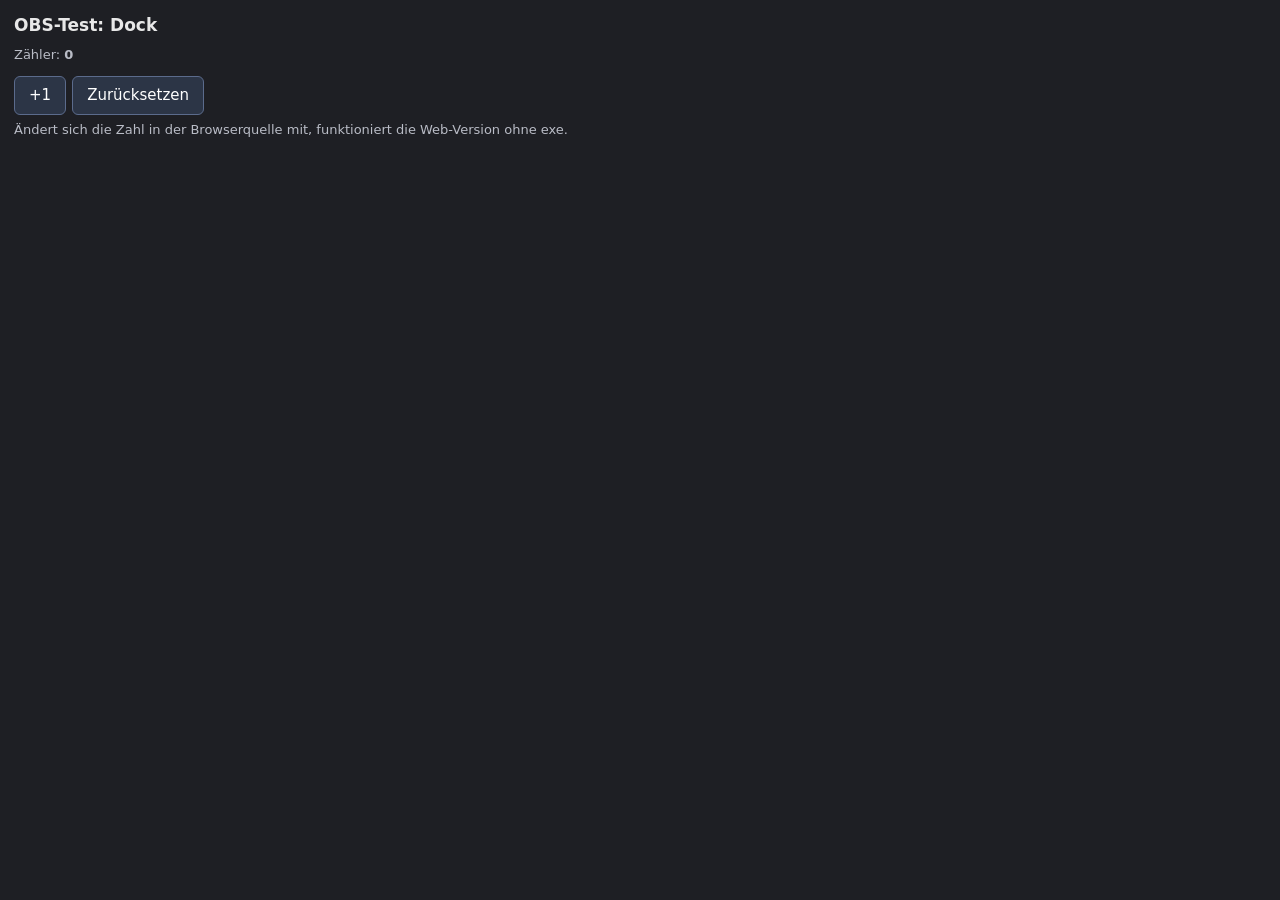
<file: pages/obs-test.html>
<!doctype html>
<html lang="de">
<head>
<meta charset="utf-8">
<meta name="viewport" content="width=device-width, initial-scale=1">
<meta name="referrer" content="no-referrer">
<title>DSR Tracker – OBS-Test</title>
<style>
  :root { color-scheme: dark; }
  body { margin: 0; font: 16px/1.4 system-ui, sans-serif; color: #e8e8e8; background: transparent; }
  body.dock { background: #1e1f24; padding: 14px; }
  h1 { font-size: 17px; margin: 0 0 8px; }
  p { margin: 6px 0; font-size: 13px; color: #b9bcc6; }
  button { font: inherit; font-size: 15px; padding: 8px 14px; margin: 6px 6px 0 0; border-radius: 6px; border: 1px solid #5b6b8c; background: #2c3546; color: #fff; cursor: pointer; }
  .big { display: inline-block; padding: 18px 26px; background: rgba(10,12,18,.85); border: 2px solid #8fa8d8; border-radius: 10px; }
  .n { font-size: 64px; font-weight: 700; line-height: 1; }
  .via { font-size: 14px; color: #9fb4e0; margin-top: 6px; }
  .ok { color: #7fd38b; } .warn { color: #e6c46a; }
  code { background: #2a2c33; padding: 1px 5px; border-radius: 4px; }
</style>
</head>
<body>
<div id="app"></div>
<script>
  // Testet, ob ein OBS-Dock und eine OBS-Browserquelle denselben Browser-Speicher teilen.
  // Keine Netzwerkzugriffe: alles bleibt im Browser von OBS.
  const KEY = "dsr-obs-test";
  const mode = new URLSearchParams(location.search).get("mode") === "source" ? "source" : "dock";
  const app = document.getElementById("app");
  const read = () => { try { return JSON.parse(localStorage.getItem(KEY)) || { n: 0, t: 0 }; } catch { return { n: 0, t: 0 }; } };
  let bc = null; try { bc = new BroadcastChannel(KEY); } catch { }

  if (mode === "dock") {
    document.body.className = "dock";
    const render = () => {
      const s = read();
      app.innerHTML = `<h1>OBS-Test: Dock</h1>
        <p>Zähler: <b>${s.n}</b></p>
        <button id="plus">+1</button><button id="reset">Zurücksetzen</button>
        <p>Ändert sich die Zahl in der Browserquelle mit, funktioniert die Web-Version ohne exe.</p>`;
      document.getElementById("plus").onclick = () => write(s.n + 1);
      document.getElementById("reset").onclick = () => write(0);
    };
    const write = n => {
      const s = { n, t: Date.now() };
      try { localStorage.setItem(KEY, JSON.stringify(s)); } catch (e) { app.insertAdjacentHTML("beforeend", `<p class="warn">Speichern fehlgeschlagen: ${e}</p>`); return; }
      try { bc && bc.postMessage(s); } catch { }
      render();
    };
    render();
  } else {
    let last = read(), via = "Startwert", lastChange = 0;
    const render = () => {
      const age = lastChange ? Math.round((Date.now() - lastChange) / 1000) : null;
      app.innerHTML = `<div class="big"><div class="n">${last.n}</div>
        <div class="via ${lastChange ? "ok" : ""}">${lastChange ? `aktualisiert über: ${via} (vor ${age} s)` : "warte auf Klick im Dock …"}</div></div>`;
    };
    const take = (s, how) => { if (!s || s.t === last.t) return; last = s; via = how; lastChange = Date.now(); render(); };
    window.addEventListener("storage", e => { if (e.key === KEY) take(read(), "storage-Ereignis"); });
    if (bc) bc.onmessage = e => take(e.data, "BroadcastChannel");
    setInterval(() => { take(read(), "regelmäßiges Nachsehen"); render(); }, 1000);
    render();
  }
</script>
</body>
</html>
</file>
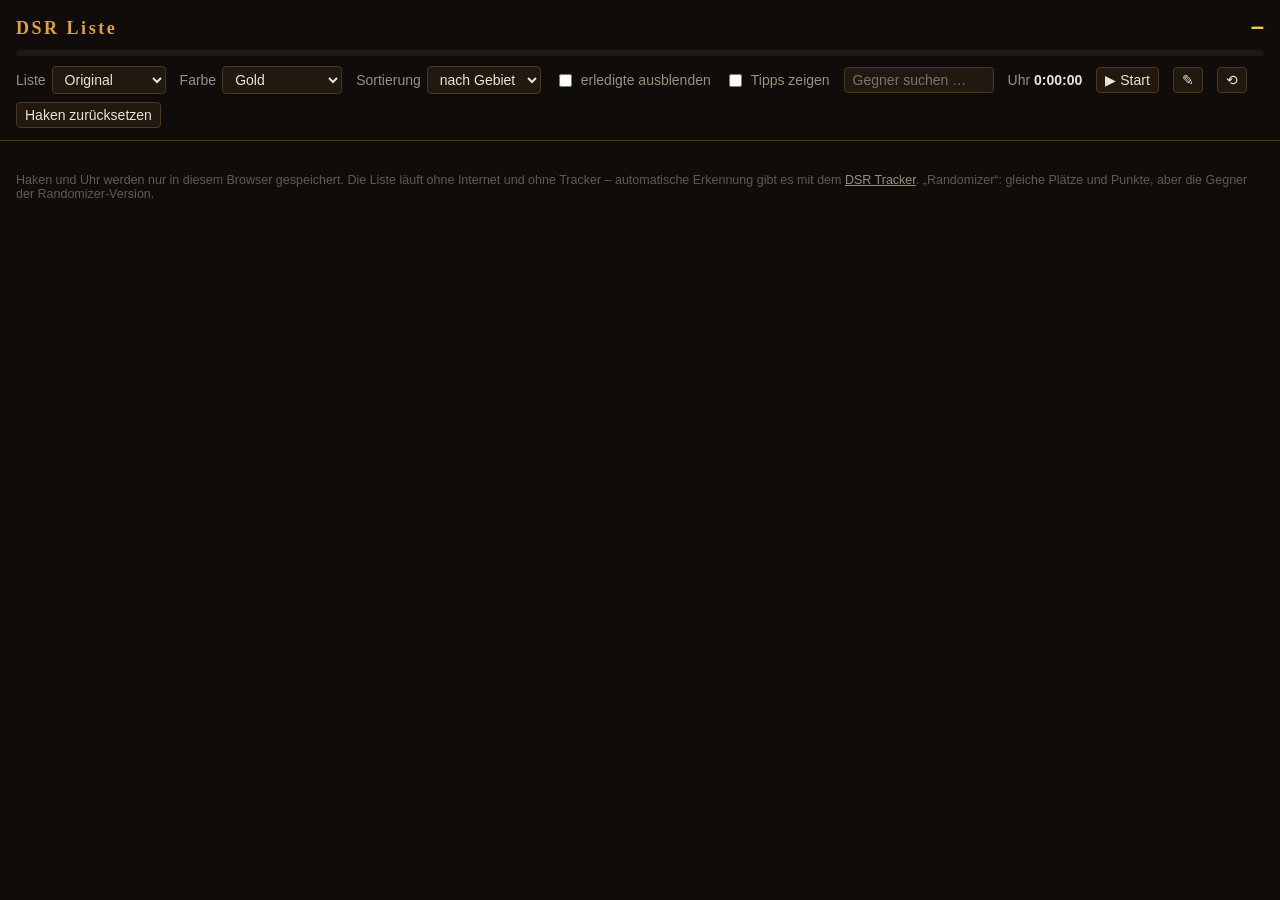
<file: tools/liste.template.html>
<!DOCTYPE html>
<html lang="de">
<!--
  DSR Liste – Punkteliste für Dark Souls Remastered zum Abhaken, als einzelne Datei.
  Läuft ohne Server, ohne Internet und ohne den Tracker: Datei herunterladen und im Browser öffnen.
  Gebaut von tools/build_liste.py aus dsr_enemies.json (Gegnerliste) und web/fonts (Schriften).
  Quelle: https://github.com/spidy666/DSRtracker (GPL-3.0)
  Schriften: Cinzel und Alegreya Sans, SIL Open Font License 1.1 (siehe web/fonts/OFL-*.txt im Repository).
-->
<head>
<meta charset="utf-8">
<meta name="viewport" content="width=device-width, initial-scale=1">
<meta http-equiv="Content-Security-Policy" content="default-src 'none'; style-src 'unsafe-inline'; script-src 'unsafe-inline'; font-src data:; img-src data:">
<title>DSR Liste</title>
<!-- Tab-Symbol eingebettet, damit der Browser nicht von sich aus nach favicon.ico fragt -->
<link rel="icon" href="data:image/svg+xml,%3Csvg xmlns='http://www.w3.org/2000/svg' viewBox='0 0 16 16'%3E%3Crect width='16' height='16' rx='3' fill='%23100c09'/%3E%3Cpath d='M4 8.5l2.5 2.5L12 5' stroke='%23d9a441' stroke-width='2' fill='none'/%3E%3C/svg%3E">
<style>
/*FONTS*/
  :root {
    --bg: #100c09; --panel: #19130e; --panel2: #211910; --border: #4a3820;
    --gold: #d9a441; --gold-bright: #f3c45f; --text: #ece3d3; --muted: #9a8f80; --dim: #625a4f; --done: #6f9b5a;
  }
  /* Farbschemata wie Steuerseite und Overlay */
  :root[data-theme="glut"] {
    --bg: #0e0907; --panel: #170e0b; --panel2: #22130d; --border: #4e2416;
    --gold: #ff7a3c; --gold-bright: #ffb066; --text: #f1e6dc; --muted: #a08a7e; --dim: #63514a;
  }
  :root[data-theme="mond"] {
    --bg: #090c12; --panel: #0f141d; --panel2: #151d2a; --border: #2a3a52;
    --gold: #9cc3f0; --gold-bright: #d8ecff; --text: #e6edf5; --muted: #8796aa; --dim: #536073;
  }
  :root[data-theme="abgrund"] {
    --bg: #0b0810; --panel: #120d19; --panel2: #1b1325; --border: #3a254e;
    --gold: #b78cf0; --gold-bright: #e2c8ff; --text: #ece6f4; --muted: #9184a4; --dim: #594d6a;
  }
  * { box-sizing: border-box; }
  body { margin: 0; background: var(--bg); color: var(--text); font-family: "Alegreya Sans", "Segoe UI", sans-serif; font-size: 15px;
         font-variant-numeric: lining-nums tabular-nums; }
  header { position: sticky; top: 0; z-index: 2; background: var(--bg); border-bottom: 1px solid var(--border); padding: 12px 16px; }
  .top { display: flex; flex-wrap: wrap; align-items: baseline; gap: 6px 16px; }
  h1 { font-family: Cinzel, serif; color: var(--gold); letter-spacing: .14em; font-size: 18px; margin: 0; }
  h1 .rz { font-size: .62em; letter-spacing: .08em; margin-left: .4em; opacity: .85; }
  .score { margin-left: auto; font-size: 24px; font-weight: 700; color: var(--gold-bright); }
  .score small { font-size: 14px; color: var(--muted); font-weight: 400; }
  .bar { height: 6px; background: var(--panel2); border-radius: 3px; margin: 10px 0; overflow: hidden; }
  .bar i { display: block; height: 100%; background: linear-gradient(90deg, var(--gold), var(--gold-bright)); width: 0; transition: width .3s; }
  .tools { display: flex; flex-wrap: wrap; gap: 8px 14px; align-items: center; color: var(--muted); font-size: 14px; }
  .tools label { display: flex; align-items: center; gap: 6px; }
  select, button, input[type=search] { background: var(--panel2); color: var(--text); border: 1px solid var(--border); border-radius: 4px; padding: 4px 8px; font: inherit; font-size: 14px; }
  button { cursor: pointer; }
  button:hover, select:hover { border-color: var(--gold); }
  button.danger:hover { border-color: #c0504a; color: #f0a19c; }
  .clock { font-weight: 700; color: var(--text); min-width: 5.2em; }
  main { padding: 16px; columns: 340px; column-gap: 16px; }
  .card { break-inside: avoid; background: var(--panel); border: 1px solid var(--border); border-radius: 6px; margin: 0 0 16px; }
  .card h2 { font-family: Cinzel, serif; color: var(--gold); font-size: 13px; letter-spacing: .14em; margin: 0; padding: 9px 12px;
             border-bottom: 1px solid var(--border); display: flex; justify-content: space-between; gap: 10px; }
  .card h2 .meta { font-family: "Alegreya Sans", sans-serif; letter-spacing: 0; color: var(--muted); font-size: 13px; font-weight: 400; white-space: nowrap; }
  .card.cleared h2 { color: var(--done); }
  .row { display: flex; align-items: center; gap: 10px; padding: 6px 12px; cursor: pointer; user-select: none; border-top: 1px solid #ffffff08; }
  .row:first-of-type { border-top: 0; }
  .row:hover { background: var(--panel2); }
  .box { width: 18px; height: 18px; flex: none; border: 1px solid var(--dim); border-radius: 3px; display: grid; place-items: center; font-size: 13px; color: var(--bg); }
  .row.done .box { background: var(--gold); border-color: var(--gold); }
  .row.done .box::after { content: "✓"; font-weight: 700; }
  .name { flex: 1; }
  .name .en { color: var(--dim); font-size: .88em; }
  .row.done .name { color: var(--muted); text-decoration: line-through; text-decoration-color: var(--dim); }
  .pts { color: var(--gold); font-weight: 700; }
  .row.done .pts { color: var(--dim); }
  .tip { display: block; color: var(--dim); font-size: 12.5px; }
  .hide-done .row.done, .hide-done .card.cleared { display: none; }
  footer { color: var(--dim); font-size: 12.5px; padding: 0 16px 24px; }
  footer a { color: var(--muted); }
  @media (max-width: 600px) { .score { margin-left: 0; width: 100%; } main { padding: 10px; } }
</style>
</head>
<body>
<header>
  <div class="top">
    <h1 id="title">DSR Liste</h1>
    <div class="score" id="score">–</div>
  </div>
  <div class="bar"><i id="bar"></i></div>
  <div class="tools">
    <label>Liste <select id="variant"><option value="original">Original</option><option value="rando">Randomizer</option></select></label>
    <label>Farbe <select id="theme"><option value="">Gold</option><option value="glut">Asche &amp; Glut</option><option value="mond">Mondlicht</option><option value="abgrund">Abgrund</option></select></label>
    <label>Sortierung <select id="order"><option value="area">nach Gebiet</option><option value="route">nach Route</option></select></label>
    <label><input type="checkbox" id="hideDone"> erledigte ausblenden</label>
    <label><input type="checkbox" id="showTips"> Tipps zeigen</label>
    <input type="search" id="search" placeholder="Gegner suchen …" style="width:150px">
    <span>Uhr <span class="clock" id="clock">0:00:00</span></span>
    <button id="clockBtn">▶ Start</button>
    <button id="clockSet" title="Uhr auf einen Wert setzen">✎</button>
    <button id="clockReset" title="Uhr auf 0">⟲</button>
    <button class="danger" id="reset">Haken zurücksetzen</button>
  </div>
</header>
<main id="list"></main>
<footer>
  Haken und Uhr werden nur in diesem Browser gespeichert. Die Liste läuft ohne Internet und ohne Tracker –
  automatische Erkennung gibt es mit dem <a href="https://github.com/spidy666/DSRtracker" rel="noopener noreferrer">DSR Tracker</a>.
  „Randomizer“: gleiche Plätze und Punkte, aber die Gegner der Randomizer-Version.
</footer>
<script>
"use strict";
// Gegnerliste (Gebiete, Route, Randomizer-Variante) – beim Bauen aus dsr_enemies.json eingesetzt
const DATA = /*DATA*/;

const KEY = "dsr-liste-v1";
const $ = id => document.getElementById(id);
const esc = s => String(s).replace(/[&<>"]/g, c => ({ "&": "&amp;", "<": "&lt;", ">": "&gt;", '"': "&quot;" }[c]));

// ---- gespeicherter Stand: Haken (gemeinsam für beide Listen, gleiche Plätze), Uhr, Einstellungen
function load() {
  const d = { done: [], theme: "", variant: "original", order: "area", hideDone: false, showTips: false, clock: { acc: 0, since: null } };
  try { const s = JSON.parse(localStorage.getItem(KEY)); if (s && Array.isArray(s.done)) return Object.assign(d, s); } catch { }
  return d;
}
let st = load();
function save() { try { localStorage.setItem(KEY, JSON.stringify(st)); } catch { } }

// ---- Ansicht der Liste wie im Tracker: "original" oder "rando" (Namen nach Platz, Zusatzplätze, entfernte Plätze)
function view(variant) {
  const r = variant === "rando" ? DATA.randomizer : null;
  const removed = new Set(r && r.remove || []);
  const areas = DATA.areas.map((area, ai) => ({ de: area.de, en: area.en, enemies: area.enemies.map((e, ei) => {
    const key = `${ai}-${ei}`, n = r && r.names[key];
    return n ? { key, de: n[0], en: n[1], pts: e.pts, tip: `Platz von ${e.de}: ${e.tip || ""}` } : { key, de: e.de, en: e.en, pts: e.pts, tip: e.tip || "" };
  }).filter(x => !removed.has(x.key)) }));
  const route = DATA.route.map(rt => ({ title: rt.title, keys: rt.keys.filter(k => !removed.has(k)) }));
  if (r) {
    const next = DATA.areas.map(a => a.enemies.length), lastAfter = {};
    for (const x of r.extra || []) {
      const key = `${x.area}-${next[x.area]++}`, anchor = lastAfter[x.after] || x.after;
      lastAfter[x.after] = key;
      const list = areas[x.area].enemies, i = list.findIndex(t => t.key === anchor);
      list.splice(i < 0 ? list.length : i + 1, 0, { key, de: x.de, en: x.en, pts: x.pts, tip: x.tip || "" });
      for (const rt of route) { const j = rt.keys.indexOf(anchor); if (j >= 0) { rt.keys.splice(j + 1, 0, key); break; } }
    }
  }
  return { areas, route };
}

// Gruppen: Gebiete oder Routen-Kapitel
function groups(v) {
  if (st.order !== "route") return v.areas;
  const byKey = {};
  v.areas.forEach(a => a.enemies.forEach(e => byKey[e.key] = e));
  return v.route.map(r => ({ de: r.title, enemies: r.keys.map(k => byKey[k]).filter(Boolean) }));
}

function render() {
  if (!DATA.randomizer) $("variant").closest("label").hidden = true;
  const variant = st.variant === "rando" && DATA.randomizer ? "rando" : "original";
  const v = view(variant), done = new Set(st.done), q = $("search").value.trim().toLowerCase();
  const all = v.areas.flatMap(a => a.enemies);
  const max = all.reduce((t, e) => t + e.pts, 0), got = all.filter(e => done.has(e.key));
  const total = got.reduce((t, e) => t + e.pts, 0);
  $("title").innerHTML = variant === "rando" ? `DSR Liste<span class="rz">${esc(DATA.randomizer.title || "Randomizer")}</span>` : "DSR Liste";
  $("score").innerHTML = `${total} <small>/ ${max} Pkt · ${got.length}/${all.length} Feinde</small>`;
  $("bar").style.width = (max ? 100 * total / max : 0) + "%";
  document.title = `${total}/${max} · DSR Liste`;
  if (st.theme) document.documentElement.dataset.theme = st.theme; else delete document.documentElement.dataset.theme;
  $("theme").value = st.theme;
  $("variant").value = variant; $("order").value = st.order; $("hideDone").checked = st.hideDone; $("showTips").checked = st.showTips;
  document.body.classList.toggle("hide-done", st.hideDone && !q);

  $("list").innerHTML = groups(v).map(g => {
    let en = g.enemies;
    if (q) en = en.filter(e => (e.de + " " + e.en).toLowerCase().includes(q));
    if (!en.length) return "";
    const d = g.enemies.filter(e => done.has(e.key));
    const cleared = d.length === g.enemies.length;
    return `<section class="card${cleared ? " cleared" : ""}"><h2>${esc(g.de)}<span class="meta">${d.length}/${g.enemies.length} · ${d.reduce((t, e) => t + e.pts, 0)}/${g.enemies.reduce((t, e) => t + e.pts, 0)} Pkt</span></h2>`
      + en.map(e => `<div class="row${done.has(e.key) ? " done" : ""}" data-key="${esc(e.key)}"><span class="box"></span>`
        + `<span class="name">${esc(e.de)}${e.en && e.en !== e.de ? ` <span class="en">/ ${esc(e.en)}</span>` : ""}`
        + `${st.showTips && e.tip ? `<span class="tip">${esc(e.tip)}</span>` : ""}</span><span class="pts">${e.pts}</span></div>`).join("")
      + `</section>`;
  }).join("") || `<p style="color:var(--muted)">Kein Gegner passt zur Suche.</p>`;
  showClock();
}

// ---- Uhr (Start/Pause, läuft auch nach dem Schließen weiter, weil die Startzeit gespeichert ist)
const fmt = ms => { const t = Math.floor(ms / 1000); return `${Math.floor(t / 3600)}:${String(Math.floor(t / 60) % 60).padStart(2, "0")}:${String(t % 60).padStart(2, "0")}`; };
const clockMs = () => st.clock.acc + (st.clock.since ? Date.now() - st.clock.since : 0);
function showClock() { $("clock").textContent = fmt(clockMs()); $("clockBtn").textContent = st.clock.since ? "⏸ Pause" : "▶ Start"; }
setInterval(showClock, 1000);
const parseTime = txt => { const p = String(txt).trim().split(":"); if (p.length < 2 || p.length > 3 || p.some(x => !/^\d{1,3}$/.test(x.trim()))) return null;
  const n = p.map(x => parseInt(x, 10)), [h, m, s] = p.length === 3 ? n : [0, n[0], n[1]];
  return m > 59 || s > 59 ? null : ((h * 60 + m) * 60 + s) * 1000; };

// ---- Bedienung
$("list").addEventListener("click", ev => {
  const row = ev.target.closest(".row"); if (!row) return;
  const k = row.dataset.key, i = st.done.indexOf(k);
  if (i >= 0) st.done.splice(i, 1); else st.done.push(k);
  save(); render();
});
$("theme").onchange = () => { st.theme = $("theme").value; save(); render(); };
$("variant").onchange = () => { st.variant = $("variant").value; save(); render(); };
$("order").onchange = () => { st.order = $("order").value; save(); render(); };
$("hideDone").onchange = () => { st.hideDone = $("hideDone").checked; save(); render(); };
$("showTips").onchange = () => { st.showTips = $("showTips").checked; save(); render(); };
$("search").oninput = render;
$("clockBtn").onclick = () => {
  if (st.clock.since) { st.clock.acc += Date.now() - st.clock.since; st.clock.since = null; } else st.clock.since = Date.now();
  save(); showClock();
};
$("clockSet").onclick = () => {
  const txt = prompt("Uhr setzen (h:mm:ss, z. B. 1:23:45 – oder mm:ss):", fmt(clockMs()));
  if (txt === null) return;
  const ms = parseTime(txt);
  if (ms === null) { alert("Bitte so eingeben: h:mm:ss (z. B. 1:23:45) oder mm:ss."); return; }
  st.clock.acc = ms; if (st.clock.since) st.clock.since = Date.now();
  save(); showClock();
};
$("clockReset").onclick = () => { if (confirm("Uhr auf 0 setzen?")) { st.clock = { acc: 0, since: null }; save(); showClock(); } };
$("reset").onclick = () => { if (confirm("Alle Haken zurücksetzen?")) { st.done = []; save(); render(); } };
// in einem zweiten Tab geändert? Dann neu laden
window.addEventListener("storage", e => { if (e.key === KEY) { st = load(); render(); } });
render();
</script>
</body>
</html>
</file>
<file: web/fonts/fonts.css>
/* Schriften lokal (SIL Open Font License 1.1, siehe OFL-*.txt) – keine Verbindung zu Google Fonts */
@font-face { font-family: "Cinzel"; font-style: normal; font-weight: 600; font-display: swap; src: url(cinzel-latin-600-normal.woff2) format("woff2"); }
@font-face { font-family: "Cinzel"; font-style: normal; font-weight: 700; font-display: swap; src: url(cinzel-latin-700-normal.woff2) format("woff2"); }
@font-face { font-family: "Alegreya Sans"; font-style: normal; font-weight: 400; font-display: swap; src: url(alegreya-sans-latin-400-normal.woff2) format("woff2"); }
@font-face { font-family: "Alegreya Sans"; font-style: normal; font-weight: 500; font-display: swap; src: url(alegreya-sans-latin-500-normal.woff2) format("woff2"); }
@font-face { font-family: "Alegreya Sans"; font-style: normal; font-weight: 700; font-display: swap; src: url(alegreya-sans-latin-700-normal.woff2) format("woff2"); }
@font-face { font-family: "Alegreya"; font-style: normal; font-weight: 700; font-display: swap; src: url(alegreya-latin-700-normal.woff2) format("woff2"); }
@font-face { font-family: "Cormorant Garamond"; font-style: normal; font-weight: 500; font-display: swap; src: url(cormorant-garamond-latin-500-normal.woff2) format("woff2"); }
@font-face { font-family: "Cormorant Garamond"; font-style: normal; font-weight: 600; font-display: swap; src: url(cormorant-garamond-latin-600-normal.woff2) format("woff2"); }
@font-face { font-family: "Cormorant Garamond"; font-style: normal; font-weight: 700; font-display: swap; src: url(cormorant-garamond-latin-700-normal.woff2) format("woff2"); }
</file>
